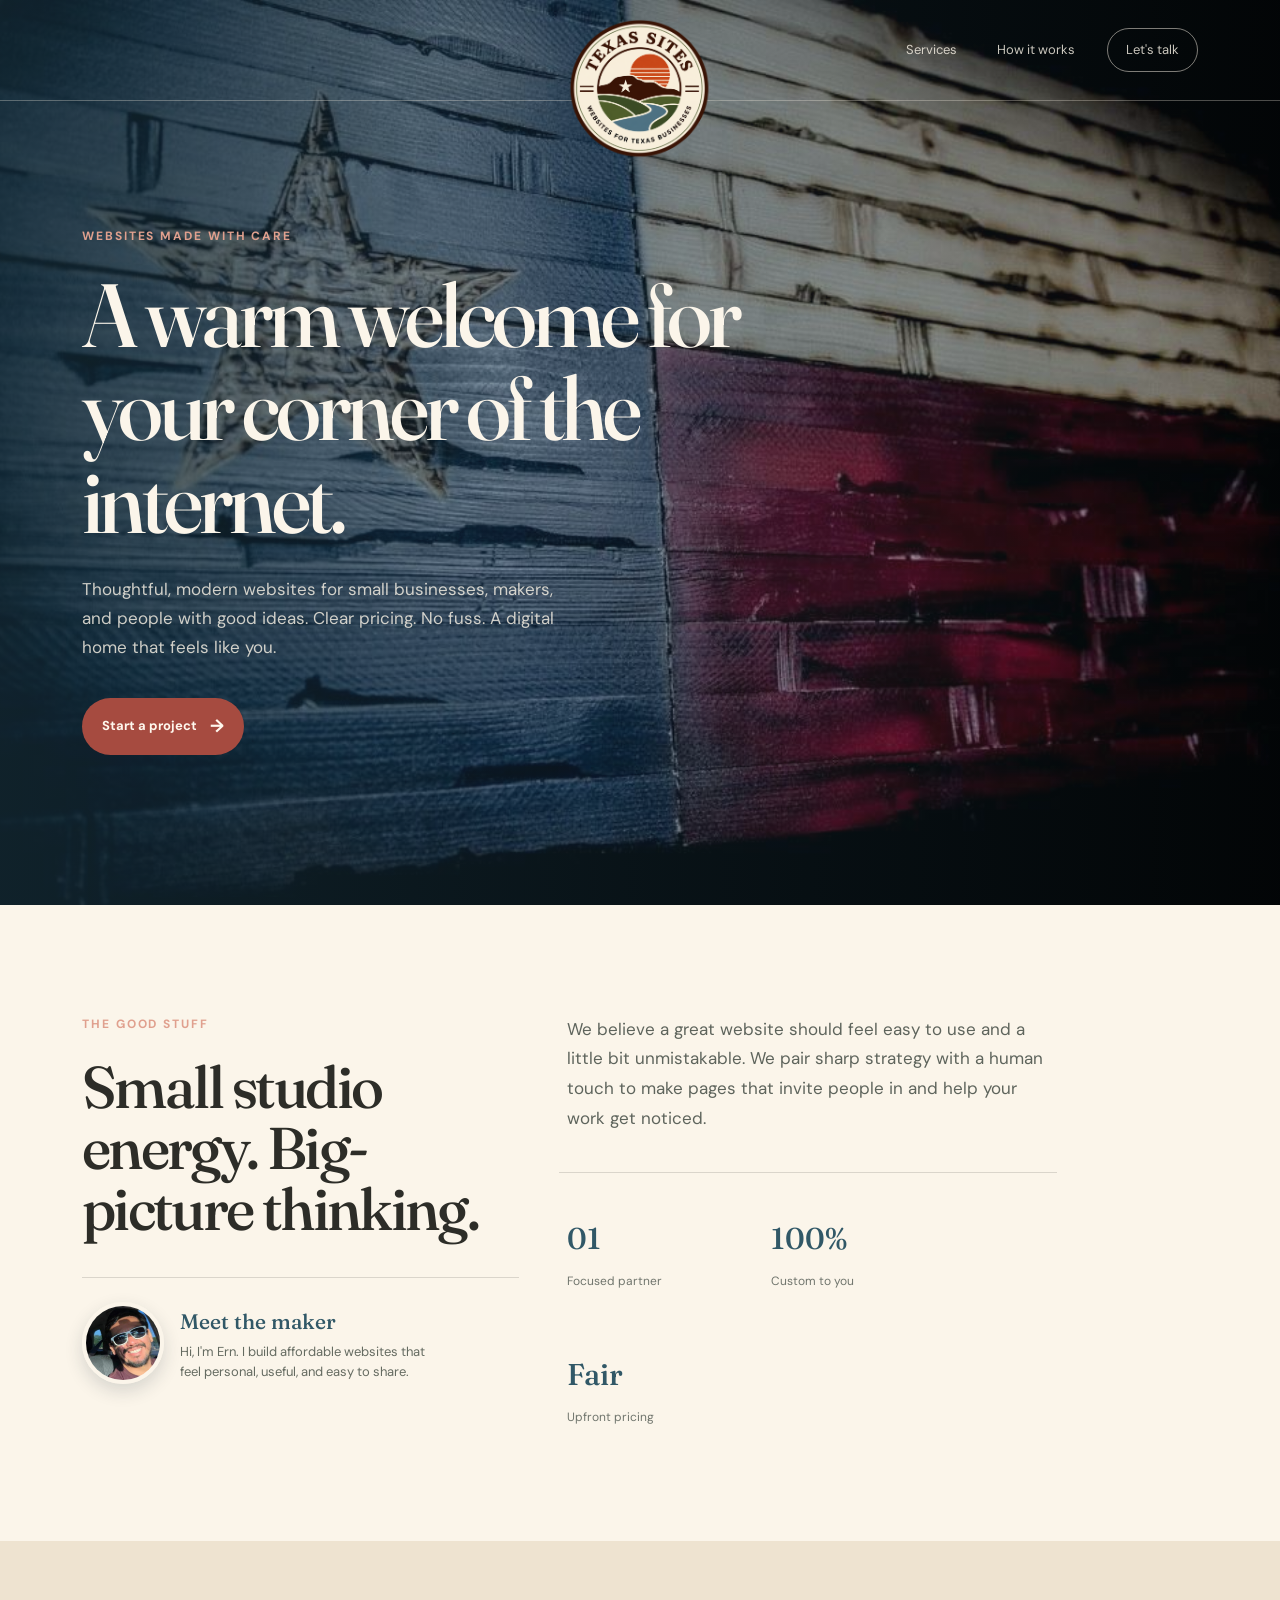
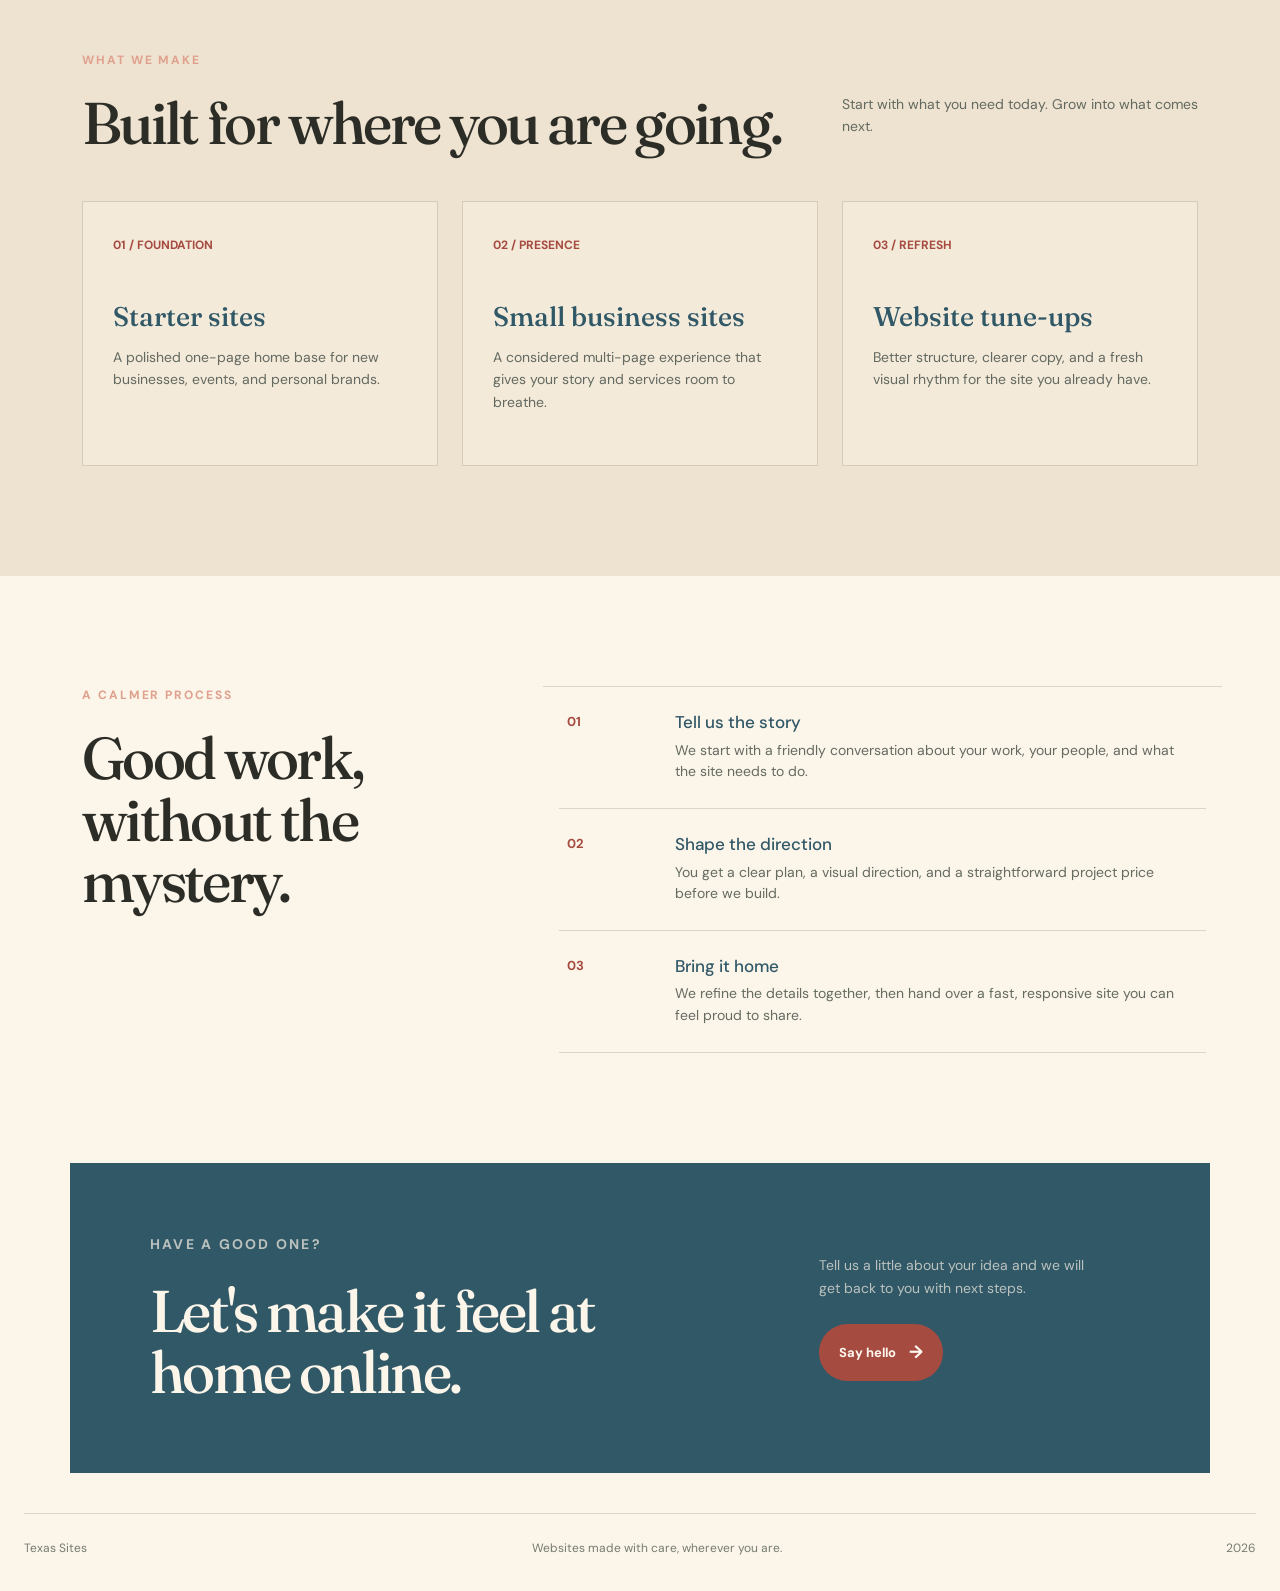
<file: index.html>
<!doctype html>
<html lang="en">
<head>
	<meta charset="utf-8">
	<meta name="viewport" content="width=device-width, initial-scale=1">
	<meta name="description" content="Affordable, thoughtful websites for small businesses and independent makers.">
	<title>Hearth &amp; Pixel | Affordable websites</title>
	<link rel="preconnect" href="https://fonts.googleapis.com">
	<link rel="preconnect" href="https://fonts.gstatic.com" crossorigin>
	<link href="https://fonts.googleapis.com/css2?family=DM+Sans:wght@400;500;600;700&amp;family=Fraunces:opsz,wght@9..144,500;9..144,600&amp;display=swap" rel="stylesheet">
	<link href="https://cdn.jsdelivr.net/npm/bootstrap@5.3.3/dist/css/bootstrap.min.css" rel="stylesheet">
	<link rel="stylesheet" href="css/style.css">
</head>
<body>
	<header class="hero" id="home">
		<nav class="navbar navbar-expand-md site-nav" aria-label="Main navigation">
			<div class="container">
				<a class="site-logo" href="#home" aria-label="Texas Sites">
					<img src="img/ts_logo_round_20260918.png" alt="Texas Sites">
				</a>
				<button class="navbar-toggler" type="button" data-bs-toggle="collapse" data-bs-target="#nav-links" aria-controls="nav-links" aria-expanded="false" aria-label="Toggle navigation"><span class="navbar-toggler-icon"></span></button>
				<div class="collapse navbar-collapse" id="nav-links">
					<div class="navbar-nav ms-auto align-items-md-center gap-md-4"><a class="nav-link" href="#services">Services</a><a class="nav-link" href="#process">How it works</a><a class="nav-link nav-pill" href="#contact">Let's talk</a></div>
				</div>
			</div>
		</nav>
		<div class="container hero-content">
			<p class="eyebrow">Websites made with care</p>
			<h1>A warm welcome for your corner of the internet.</h1>
			<p class="hero-copy">Thoughtful, modern websites for small businesses, makers, and people with good ideas. Clear pricing. No fuss. A digital home that feels like you.</p>
			<a class="button" href="#contact">Start a project <span aria-hidden="true">&rarr;</span></a>
		</div>
	</header>
	<main>
		<section class="section intro"><div class="container"><div class="row align-items-start g-5"><div class="col-lg-5"><p class="eyebrow">The good stuff</p><h2>Small studio energy. Big-picture thinking.</h2><div class="maker"><img src="img/ern.png" alt="Ern smiling in sunglasses"><div><strong>Meet the maker</strong><p>Hi, I'm Ern. I build affordable websites that feel personal, useful, and easy to share.</p></div></div></div><div class="col-lg-7 intro-copy"><p>We believe a great website should feel easy to use and a little bit unmistakable. We pair sharp strategy with a human touch to make pages that invite people in and help your work get noticed.</p><div class="stats row row-cols-3 g-3"><div><strong>01</strong><small>Focused partner</small></div><div><strong>100%</strong><small>Custom to you</small></div><div><strong>Fair</strong><small>Upfront pricing</small></div></div></div></div></div></section>
		<section class="services-wrap" id="services"><div class="container section"><div class="row align-items-end g-4 mb-5"><div class="col-lg-8"><p class="eyebrow">What we make</p><h2>Built for where you are going.</h2></div><div class="col-lg-4 section-heading-copy"><p>Start with what you need today. Grow into what comes next.</p></div></div><div class="row g-4"><div class="col-md-4"><article class="service h-100"><span>01 / FOUNDATION</span><h3>Starter sites</h3><p>A polished one-page home base for new businesses, events, and personal brands.</p></article></div><div class="col-md-4"><article class="service h-100"><span>02 / PRESENCE</span><h3>Small business sites</h3><p>A considered multi-page experience that gives your story and services room to breathe.</p></article></div><div class="col-md-4"><article class="service h-100"><span>03 / REFRESH</span><h3>Website tune-ups</h3><p>Better structure, clearer copy, and a fresh visual rhythm for the site you already have.</p></article></div></div></div></section>
		<section class="section" id="process"><div class="container"><div class="row g-5"><div class="col-lg-5"><p class="eyebrow">A calmer process</p><h2>Good work, without the mystery.</h2></div><div class="col-lg-7 process-list"><div class="process-item row g-3"><b class="col-2">01</b><div class="col-10"><h3>Tell us the story</h3><p>We start with a friendly conversation about your work, your people, and what the site needs to do.</p></div></div><div class="process-item row g-3"><b class="col-2">02</b><div class="col-10"><h3>Shape the direction</h3><p>You get a clear plan, a visual direction, and a straightforward project price before we build.</p></div></div><div class="process-item row g-3"><b class="col-2">03</b><div class="col-10"><h3>Bring it home</h3><p>We refine the details together, then hand over a fast, responsive site you can feel proud to share.</p></div></div></div></div></div></section>
		<section class="container contact" id="contact"><div class="row align-items-center g-4"><div class="col-lg-8"><p class="eyebrow">Have a good one?</p><h2>Let's make it feel at home online.</h2></div><div class="col-lg-4"><p>Tell us a little about your idea and we will get back to you with next steps.</p><a class="button" href="mailto:hello@hearthandpixel.com">Say hello <span aria-hidden="true">&rarr;</span></a></div></div></section>
	</main>
	<footer><span>Texas Sites</span><span>Websites made with care, wherever you are.</span><span>2026</span></footer>
	<script src="https://cdn.jsdelivr.net/npm/bootstrap@5.3.3/dist/js/bootstrap.bundle.min.js"></script>
</body>
</html>
</file>
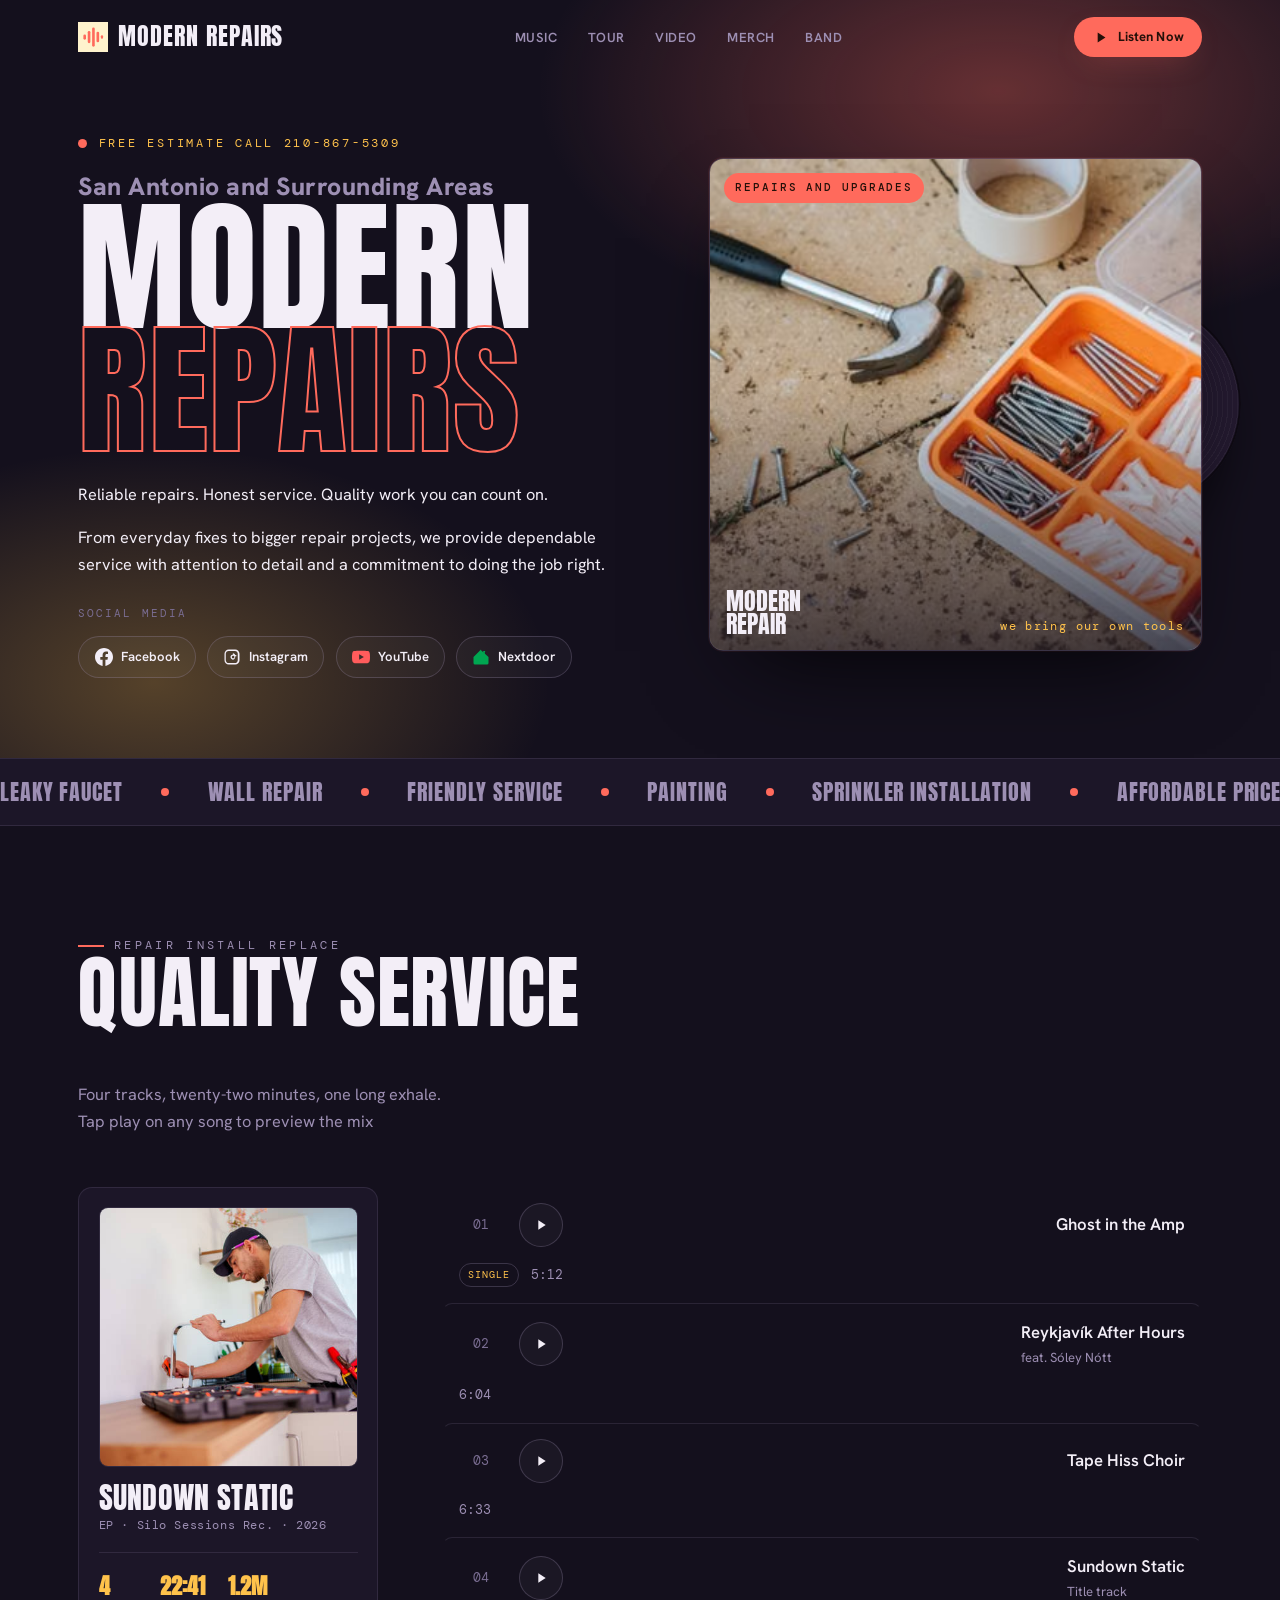
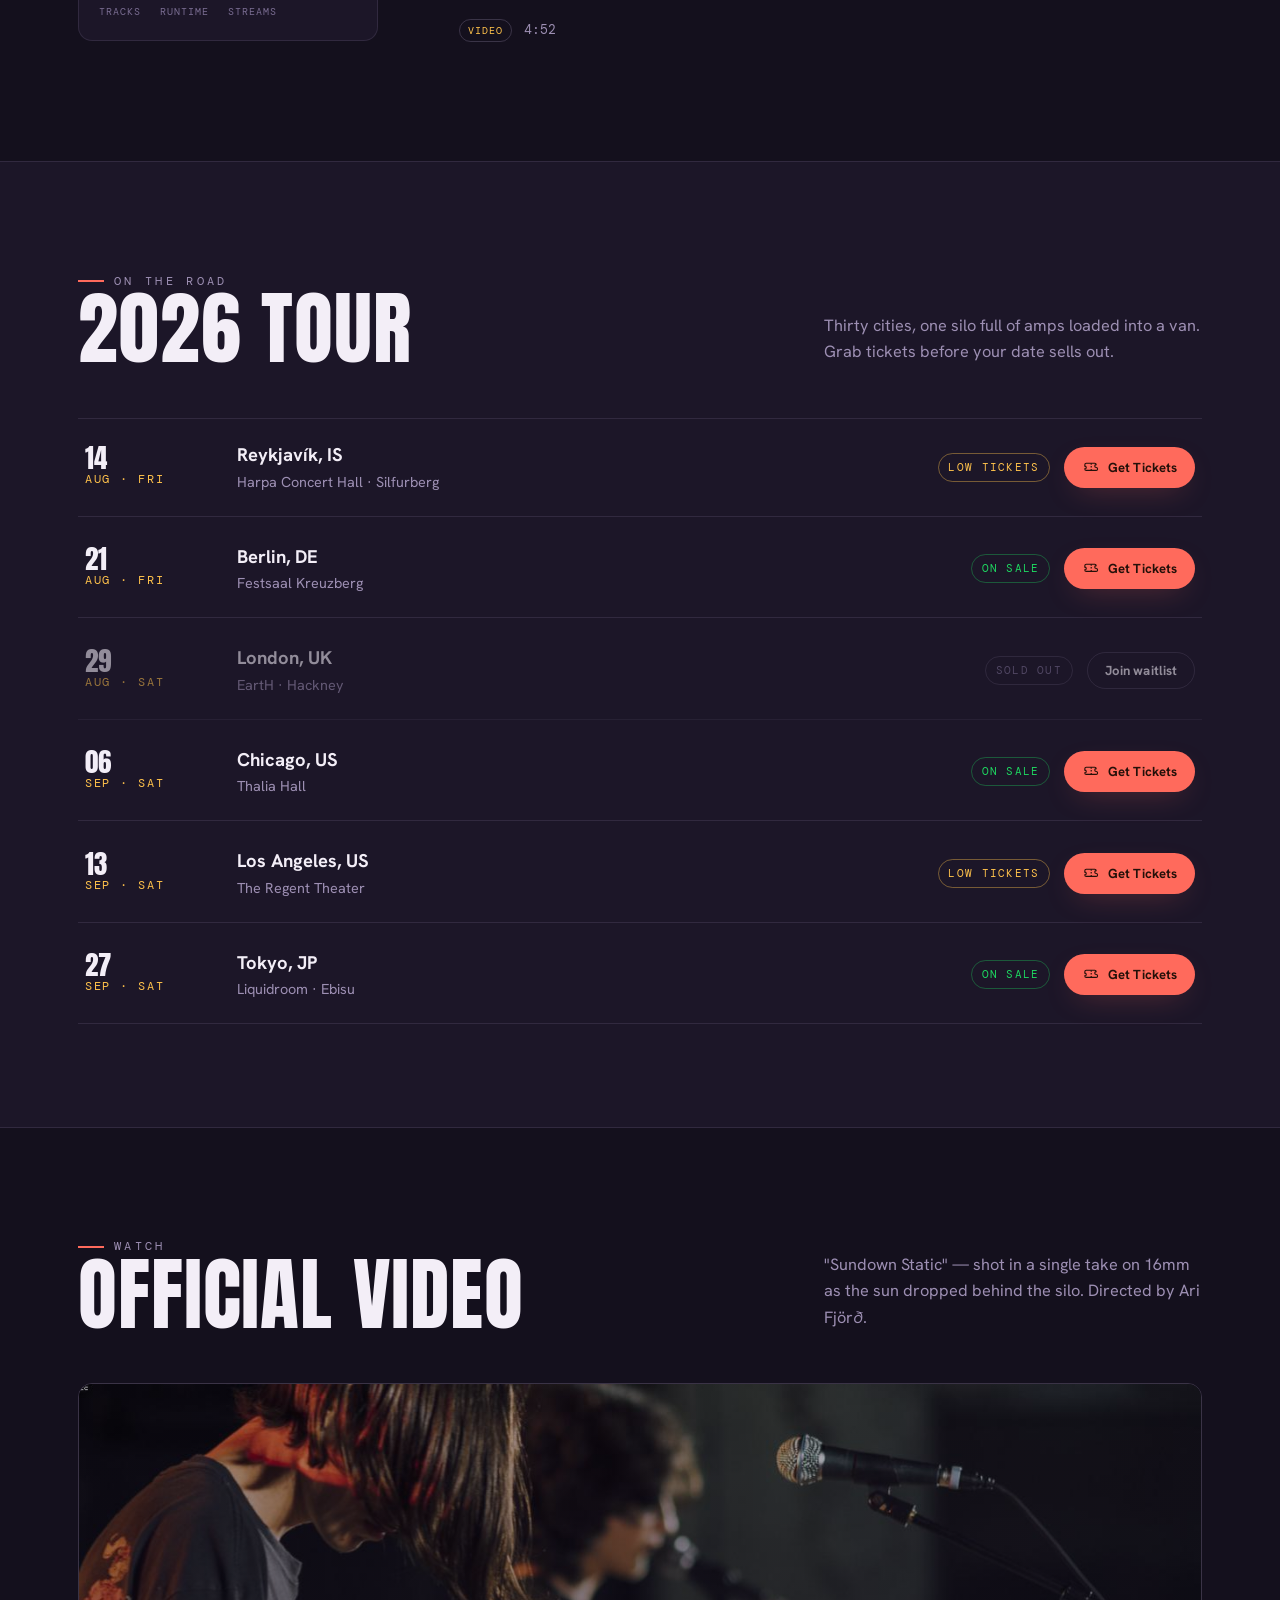
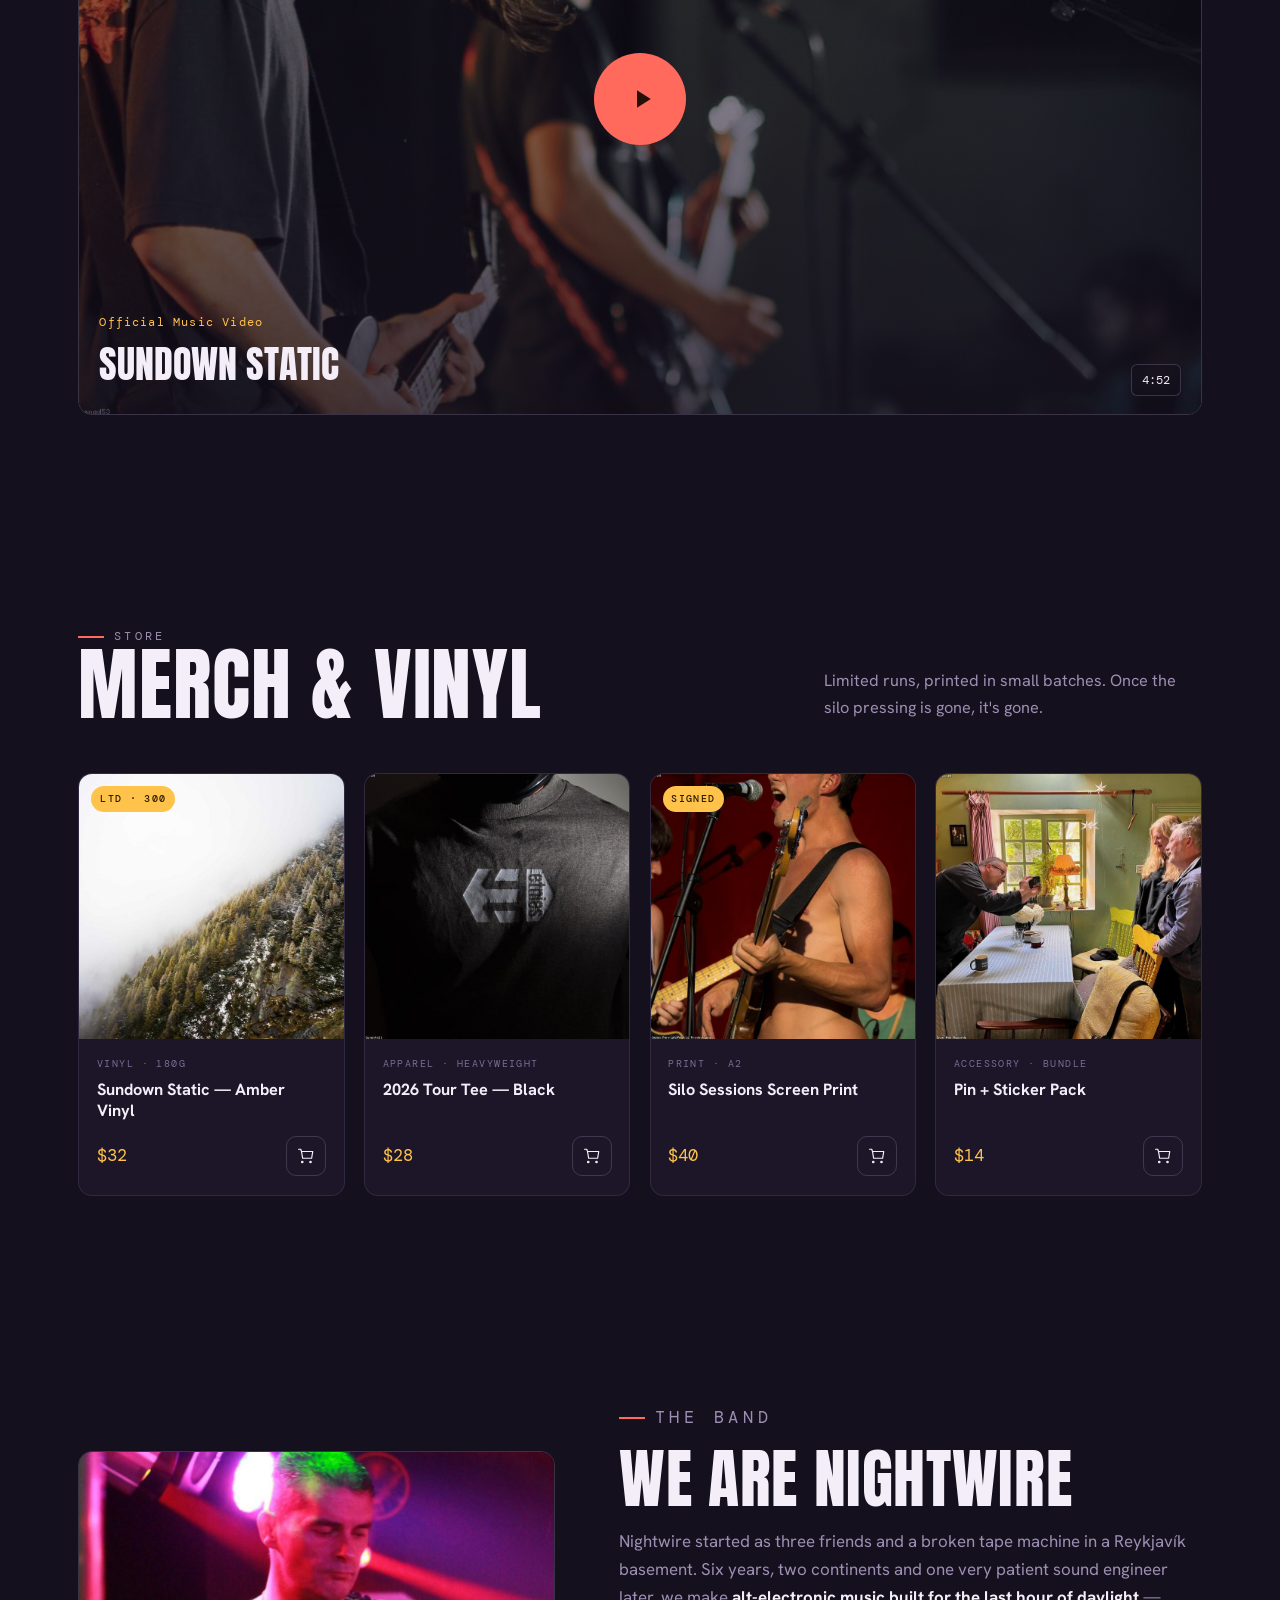
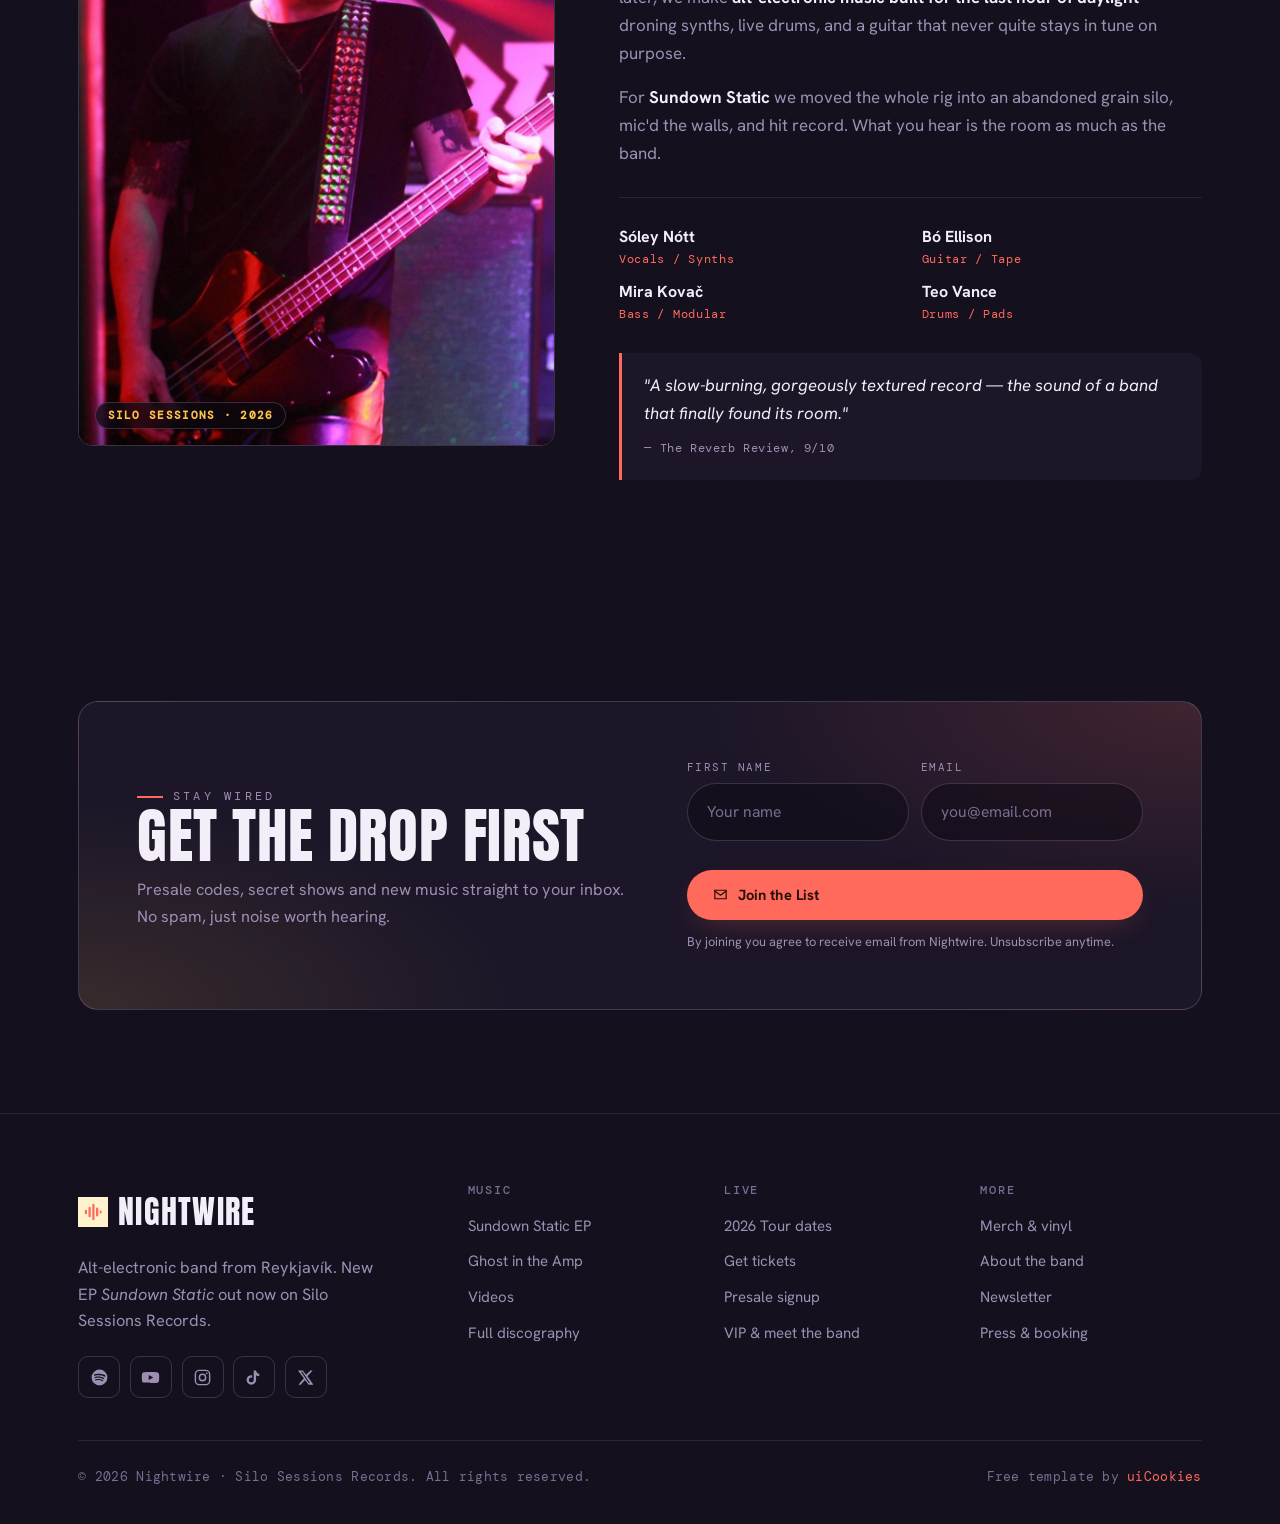
<file: site2/index.html>
<!DOCTYPE html>
<html lang="en">
<head>

<!-- Google tag (gtag.js) -->
<script async src="https://www.googletagmanager.com/gtag/js?id=G-JLEEX858J9"></script>
<script>
  window.dataLayer = window.dataLayer || [];
  function gtag(){dataLayer.push(arguments);}
  gtag('js', new Date());

  gtag('config', 'G-JLEEX858J9');
</script>

  <meta charset="UTF-8">
  <meta name="viewport" content="width=device-width, initial-scale=1.0">
  <title>Modern Repairs</title>
  <meta name="description" content="Amplify is the official site of alt-electronic band Nightwire — new single Sundown Static out now, 2026 world tour dates, music videos, vinyl and merch.">

  <!-- Google Fonts: Anton (poster display) + Hanken Grotesk (body) + DM Mono (tracklist) -->
  <link rel="preconnect" href="https://fonts.googleapis.com">
  <link rel="preconnect" href="https://fonts.gstatic.com" crossorigin>
  <link href="https://fonts.googleapis.com/css2?family=Anton&family=DM+Mono:wght@400;500&family=Hanken+Grotesk:wght@400;500;600;700;800&display=swap" rel="stylesheet">

  <link rel="stylesheet" href="css/vendor/bootstrap.min.css">
  <link rel="stylesheet" href="css/style.css">
</head>
<body>

  <a class="skip-link" href="#main">Skip to content</a>

  <!-- ============================================================ HEADER -->
  <header class="site-header" id="top">
    <div class="wrap">
      <nav class="nav" aria-label="Primary">
        <a class="brand" href="#top" aria-label="Amplify — Nightwire home">
          <svg class="mark" viewBox="0 0 24 24" fill="none" aria-hidden="true">
            <rect x="1"  y="9"  width="3" height="6"  rx="1.5" fill="currentColor"/>
            <rect x="6"  y="5"  width="3" height="14" rx="1.5" fill="currentColor"/>
            <rect x="11" y="1"  width="3" height="22" rx="1.5" fill="currentColor"/>
            <rect x="16" y="6"  width="3" height="12" rx="1.5" fill="currentColor"/>
            <rect x="21" y="10" width="2.5" height="4" rx="1.25" fill="currentColor"/>
          </svg>
          Modern Repairs
        </a>

        <button class="nav-toggle" id="navToggle" aria-label="Toggle menu" aria-expanded="false" aria-controls="navPanel">
          <svg class="ic-open" viewBox="0 0 24 24" fill="none" aria-hidden="true"><path d="M3 6h18M3 12h18M3 18h18" stroke="currentColor" stroke-width="2" stroke-linecap="round"/></svg>
          <svg class="ic-close" viewBox="0 0 24 24" fill="none" aria-hidden="true"><path d="M5 5l14 14M19 5L5 19" stroke="currentColor" stroke-width="2" stroke-linecap="round"/></svg>
        </button>

        <div class="nav-panel" id="navPanel">
          <ul class="nav-links">
            <li><a href="#music">Music</a></li>
            <li><a href="#tour">Tour</a></li>
            <li><a href="#video">Video</a></li>
            <li><a href="#merch">Merch</a></li>
            <li><a href="#about">Band</a></li>
          </ul>
          <div class="nav-cta">
            <a class="btn-amp btn-sm" href="#music">
              <svg viewBox="0 0 24 24" fill="none" aria-hidden="true"><path d="M8 5v14l11-7z" fill="currentColor"/></svg>
              Listen Now
            </a>
          </div>
        </div>
      </nav>
    </div>
  </header>

  <main id="main">

    <!-- ============================================================ HERO -->
    <section class="hero" aria-labelledby="hero-h1">
      <div class="wrap">
        <div class="hero-grid">
          <div class="hero-copy">
            <p class="hero-tag"><span class="pulse" aria-hidden="true"></span>free estimate call 210-867-5309</p>
            <h1 id="hero-h1">
              <span class="thin">San Antonio and Surrounding Areas</span>
              Modern <em>Repairs</em>
            </h1>
            <p class="hero-lede">
              
            <p>Reliable repairs. Honest service. Quality work you can count on.</p>
            <P>From everyday fixes to bigger repair projects, we provide dependable service with attention to detail and a commitment to doing the job right.</P>
            <div class="stream-row">
              <span class="stream-label">Social Media</span>
              <a class="stream" href="https://facebook.com" aria-label="Visit our Facebook page">
                <svg class="s-facebook" viewBox="0 0 24 24" fill="currentColor" aria-hidden="true"><path d="M24 12.073c0-6.627-5.373-12-12-12s-12 5.373-12 12c0 5.99 4.388 10.954 10.125 11.854v-8.385H7.078v-3.47h3.047V9.43c0-3.007 1.792-4.669 4.533-4.669 1.312 0 2.686.235 2.686.235v2.953H15.83c-1.491 0-1.956.925-1.956 1.874v2.25h3.328l-.532 3.47h-2.796v8.385C19.612 23.027 24 18.062 24 12.073z"/></svg>
                Facebook
              </a>
              <a class="stream" href="https://instagram.com" aria-label="Visit our Instagram profile">
                <svg class="s-instagram" viewBox="0 0 24 24" fill="currentColor" aria-hidden="true"><path d="M7.8 2h8.4C19.4 2 22 4.6 22 7.8v8.4c0 3.2-2.6 5.8-5.8 5.8H7.8C4.6 22 2 19.4 2 16.2V7.8C2 4.6 4.6 2 7.8 2m-.3 2c-2.1 0-3.8 1.7-3.8 3.8v8.4c0 2.1 1.7 3.8 3.8 3.8h8.4c2.1 0 3.8-1.7 3.8-3.8V7.8c0-2.1-1.7-3.8-3.8-3.8H7.5m5.5 3c1.9 0 3.5 1.6 3.5 3.5S15.4 15.5 13.5 15.5 10 13.9 10 12s1.6-3.5 3.5-3.5m0 1.8c-.9 0-1.7.8-1.7 1.7s.8 1.7 1.7 1.7 1.7-.8 1.7-1.7-.8-1.7-1.7-1.7m3.6-1c.5 0 .9.4.9.9s-.4.9-.9.9-.9-.4-.9-.9.4-.9.9-.9z"/></svg>
                Instagram
              </a>
              <a class="stream" href="https://youtube.com" aria-label="Visit our YouTube channel">
                <svg class="s-youtube" viewBox="0 0 24 24" fill="currentColor" aria-hidden="true"><path d="M23.498 6.186a3.016 3.016 0 0 0-2.122-2.136C19.505 3.545 12 3.545 12 3.545s-7.505 0-9.377.505A3.017 3.017 0 0 0 .502 6.186C0 8.07 0 12 0 12s0 3.93.502 5.814a3.016 3.016 0 0 0 2.122 2.136c1.871.505 9.376.505 9.376.505s7.505 0 9.377-.505a3.015 3.015 0 0 0 2.122-2.136C24 15.93 24 12 24 12s0-3.93-.502-5.814zM9.545 15.568V8.432L15.818 12l-6.273 3.568z"/></svg>
                YouTube
              </a>
              <a class="stream" href="https://www.nextdoor.com" aria-label="Visit our Nextdoor page">
                <svg class="s-nextdoor" viewBox="0 0 24 24" fill="#00A651" aria-hidden="true"><path d="M3 13v7a2 2 0 0 0 2 2h14a2 2 0 0 0 2-2v-7l-9-7-9 7zm9-11L2 12v8a2 2 0 0 0 2 2h16a2 2 0 0 0 2-2v-8l-10-9z"/><rect x="15" y="5" width="2" height="4" fill="#00A651"/><rect x="15" y="4" width="2.5" height="1.5" fill="#00A651"/></svg>
                Nextdoor
              </a>
            </div>
          </div>

          <div class="hero-art reveal">
            <div class="vinyl" aria-hidden="true"></div>
            <figure class="cover" style="margin:0">
              <span class="cover-badge">Repairs and Upgrades</span>
              
              <img src="img/img1.avif" alt="image1">
              
              <!--
              <img src="img/album.jpg" alt="Sundown Static EP cover — a grainy long-exposure of stage lights bleeding into dusk">
              -->
              <figcaption class="cover-meta">
                <span class="ct">Modern<br>Repair</span>
                <span class="cn">we bring our own tools</span>
              </figcaption>
            </figure>
          </div>
        </div>
      </div>
    </section>

    <!-- ============================================================ MARQUEE -->
    <div class="marquee" aria-hidden="true">
      <div class="marquee-track">
        <span>Leaky Faucet</span><span>Wall Repair</span><span>Friendly Service</span><span>Painting</span><span>Sprinkler Installation</span><span>Affordable Prices</span><span>Toilet Replacement</span><span>Washer & Drier Installation</span><span>Window Replacement</span><span>Driveway Powerwash</span>
        <span>Leaky Faucet</span><span>Wall Repair</span><span>Friendly Service</span><span>Painting</span><span>Sprinkler Installation</span><span>Affordable Prices</span><span>Toilet Replacement</span><span>Washer & Drier Installation</span><span>Window Replacement</span><span>Driveway Powerwash</span>
      </div>
    </div>

    <!-- ============================================================ MUSIC / TRACKLIST -->
    <section class="section" id="music" aria-labelledby="music-h2">
      <div class="wrap">
        <div class="sec-head reveal">
          <div>
            <p class="eyebrow">repair install replace </p>
            <h2 id="music-h2">quality service</h2>
          </div>
        </div>
        <div class="sec-head reveal">
          <p>Four tracks, twenty-two minutes, one long exhale. Tap play on any song to preview the mix</p>
        </div>

        <div class="tracks-layout">
          <aside class="record-card reveal">
            <div class="rc-cover">
              <img src="img/hm_01.jpg" alt="Sundown Static EP artwork">
            </div>
            <div class="rc-body">
              <h3>Sundown Static</h3>
              <p class="rc-meta">EP · Silo Sessions Rec. · 2026</p>
            </div>
            <div class="rc-stats">
              <div><b>4</b><small>Tracks</small></div>
              <div><b>22:41</b><small>Runtime</small></div>
              <div><b>1.2M</b><small>Streams</small></div>
            </div>
          </aside>

          <ol class="tracklist reveal d1" aria-label="Sundown Static tracklist">
            <li class="track" data-track>
              <span class="track-lead">
                <span class="track-index">01</span>
                <span class="eq" aria-hidden="true"><span></span><span></span><span></span><span></span></span>
              </span>
              <button class="track-play" aria-label="Play Ghost in the Amp" aria-pressed="false">
                <svg class="ic-play" viewBox="0 0 24 24" fill="none" aria-hidden="true"><path d="M8 5v14l11-7z" fill="currentColor"/></svg>
                <svg class="ic-pause" viewBox="0 0 24 24" fill="none" aria-hidden="true"><rect x="6" y="5" width="4" height="14" rx="1" fill="currentColor"/><rect x="14" y="5" width="4" height="14" rx="1" fill="currentColor"/></svg>
              </button>
              <span class="track-title">Ghost in the Amp</span>
              <span class="track-time"><span class="tag">Single</span> 5:12</span>
            </li>

            <li class="track" data-track>
              <span class="track-lead">
                <span class="track-index">02</span>
                <span class="eq" aria-hidden="true"><span></span><span></span><span></span><span></span></span>
              </span>
              <button class="track-play" aria-label="Play Reykjavík After Hours" aria-pressed="false">
                <svg class="ic-play" viewBox="0 0 24 24" fill="none" aria-hidden="true"><path d="M8 5v14l11-7z" fill="currentColor"/></svg>
                <svg class="ic-pause" viewBox="0 0 24 24" fill="none" aria-hidden="true"><rect x="6" y="5" width="4" height="14" rx="1" fill="currentColor"/><rect x="14" y="5" width="4" height="14" rx="1" fill="currentColor"/></svg>
              </button>
              <span class="track-title">Reykjavík After Hours <small>feat. Sóley Nótt</small></span>
              <span class="track-time">6:04</span>
            </li>

            <li class="track" data-track>
              <span class="track-lead">
                <span class="track-index">03</span>
                <span class="eq" aria-hidden="true"><span></span><span></span><span></span><span></span></span>
              </span>
              <button class="track-play" aria-label="Play Tape Hiss Choir" aria-pressed="false">
                <svg class="ic-play" viewBox="0 0 24 24" fill="none" aria-hidden="true"><path d="M8 5v14l11-7z" fill="currentColor"/></svg>
                <svg class="ic-pause" viewBox="0 0 24 24" fill="none" aria-hidden="true"><rect x="6" y="5" width="4" height="14" rx="1" fill="currentColor"/><rect x="14" y="5" width="4" height="14" rx="1" fill="currentColor"/></svg>
              </button>
              <span class="track-title">Tape Hiss Choir</span>
              <span class="track-time">6:33</span>
            </li>

            <li class="track" data-track>
              <span class="track-lead">
                <span class="track-index">04</span>
                <span class="eq" aria-hidden="true"><span></span><span></span><span></span><span></span></span>
              </span>
              <button class="track-play" aria-label="Play Sundown Static, title track" aria-pressed="false">
                <svg class="ic-play" viewBox="0 0 24 24" fill="none" aria-hidden="true"><path d="M8 5v14l11-7z" fill="currentColor"/></svg>
                <svg class="ic-pause" viewBox="0 0 24 24" fill="none" aria-hidden="true"><rect x="6" y="5" width="4" height="14" rx="1" fill="currentColor"/><rect x="14" y="5" width="4" height="14" rx="1" fill="currentColor"/></svg>
              </button>
              <span class="track-title">Sundown Static <small>Title track</small></span>
              <span class="track-time"><span class="tag">Video</span> 4:52</span>
            </li>
          </ol>
        </div>
      </div>
    </section>

    <!-- ============================================================ TOUR -->
    <section class="section tour" id="tour" aria-labelledby="tour-h2">
      <div class="wrap">
        <div class="sec-head reveal">
          <div>
            <p class="eyebrow">On the road</p>
            <h2 id="tour-h2">2026 Tour</h2>
          </div>
          <p>Thirty cities, one silo full of amps loaded into a van. Grab tickets before your date sells out.</p>
        </div>

        <div class="tour-list reveal d1">
          <div class="tour-row">
            <div class="tour-date"><span class="d-day">14</span><span class="d-mo">Aug · Fri</span></div>
            <div class="tour-place"><div class="p-city">Reykjavík, IS</div><div class="p-venue">Harpa Concert Hall · Silfurberg</div></div>
            <div class="tour-cta"><span class="tour-status low">Low tickets</span><a class="btn-amp btn-sm" href="#tour"><svg viewBox="0 0 24 24" fill="none" aria-hidden="true"><path d="M4 8a2 2 0 012-2h12a2 2 0 012 2 2 2 0 000 4 2 2 0 010 4H6a2 2 0 01-2-2 2 2 0 000-4z" stroke="currentColor" stroke-width="1.6"/><path d="M13 6v12" stroke="currentColor" stroke-width="1.6" stroke-dasharray="2 2"/></svg>Get Tickets</a></div>
          </div>

          <div class="tour-row">
            <div class="tour-date"><span class="d-day">21</span><span class="d-mo">Aug · Fri</span></div>
            <div class="tour-place"><div class="p-city">Berlin, DE</div><div class="p-venue">Festsaal Kreuzberg</div></div>
            <div class="tour-cta"><span class="tour-status onsale">On sale</span><a class="btn-amp btn-sm" href="#tour"><svg viewBox="0 0 24 24" fill="none" aria-hidden="true"><path d="M4 8a2 2 0 012-2h12a2 2 0 012 2 2 2 0 000 4 2 2 0 010 4H6a2 2 0 01-2-2 2 2 0 000-4z" stroke="currentColor" stroke-width="1.6"/><path d="M13 6v12" stroke="currentColor" stroke-width="1.6" stroke-dasharray="2 2"/></svg>Get Tickets</a></div>
          </div>

          <div class="tour-row is-sold">
            <div class="tour-date"><span class="d-day">29</span><span class="d-mo">Aug · Sat</span></div>
            <div class="tour-place"><div class="p-city">London, UK</div><div class="p-venue">EartH · Hackney</div></div>
            <div class="tour-cta"><span class="tour-status sold">Sold out</span><a class="btn-ghost btn-amp btn-sm" href="#signup">Join waitlist</a></div>
          </div>

          <div class="tour-row">
            <div class="tour-date"><span class="d-day">06</span><span class="d-mo">Sep · Sat</span></div>
            <div class="tour-place"><div class="p-city">Chicago, US</div><div class="p-venue">Thalia Hall</div></div>
            <div class="tour-cta"><span class="tour-status onsale">On sale</span><a class="btn-amp btn-sm" href="#tour"><svg viewBox="0 0 24 24" fill="none" aria-hidden="true"><path d="M4 8a2 2 0 012-2h12a2 2 0 012 2 2 2 0 000 4 2 2 0 010 4H6a2 2 0 01-2-2 2 2 0 000-4z" stroke="currentColor" stroke-width="1.6"/><path d="M13 6v12" stroke="currentColor" stroke-width="1.6" stroke-dasharray="2 2"/></svg>Get Tickets</a></div>
          </div>

          <div class="tour-row">
            <div class="tour-date"><span class="d-day">13</span><span class="d-mo">Sep · Sat</span></div>
            <div class="tour-place"><div class="p-city">Los Angeles, US</div><div class="p-venue">The Regent Theater</div></div>
            <div class="tour-cta"><span class="tour-status low">Low tickets</span><a class="btn-amp btn-sm" href="#tour"><svg viewBox="0 0 24 24" fill="none" aria-hidden="true"><path d="M4 8a2 2 0 012-2h12a2 2 0 012 2 2 2 0 000 4 2 2 0 010 4H6a2 2 0 01-2-2 2 2 0 000-4z" stroke="currentColor" stroke-width="1.6"/><path d="M13 6v12" stroke="currentColor" stroke-width="1.6" stroke-dasharray="2 2"/></svg>Get Tickets</a></div>
          </div>

          <div class="tour-row">
            <div class="tour-date"><span class="d-day">27</span><span class="d-mo">Sep · Sat</span></div>
            <div class="tour-place"><div class="p-city">Tokyo, JP</div><div class="p-venue">Liquidroom · Ebisu</div></div>
            <div class="tour-cta"><span class="tour-status onsale">On sale</span><a class="btn-amp btn-sm" href="#tour"><svg viewBox="0 0 24 24" fill="none" aria-hidden="true"><path d="M4 8a2 2 0 012-2h12a2 2 0 012 2 2 2 0 000 4 2 2 0 010 4H6a2 2 0 01-2-2 2 2 0 000-4z" stroke="currentColor" stroke-width="1.6"/><path d="M13 6v12" stroke="currentColor" stroke-width="1.6" stroke-dasharray="2 2"/></svg>Get Tickets</a></div>
          </div>
        </div>
      </div>
    </section>

    <!-- ============================================================ VIDEO -->
    <section class="section" id="video" aria-labelledby="video-h2">
      <div class="wrap">
        <div class="sec-head reveal">
          <div>
            <p class="eyebrow">Watch</p>
            <h2 id="video-h2">Official Video</h2>
          </div>
          <p>"Sundown Static" — shot in a single take on 16mm as the sun dropped behind the silo. Directed by Ari Fjörð.</p>
        </div>

        <div class="video-feature reveal d1">
          <div class="video-stage" id="videoStage" role="button" tabindex="0" aria-label="Play the Sundown Static official music video">
            <img src="img/video.jpg" alt="Still from the Sundown Static music video — the band silhouetted against banks of stage lights at dusk">
            <button class="video-play" id="videoPlay" aria-label="Play video">
              <svg viewBox="0 0 24 24" fill="none" aria-hidden="true"><path d="M8 5v14l11-7z" fill="currentColor"/></svg>
            </button>
            <div class="video-caption">
              <div>
                <div class="vc-sub">Official Music Video</div>
                <div class="vc-title">Sundown Static</div>
              </div>
              <span class="video-runtime">4:52</span>
            </div>
            <div class="video-live-bar" aria-hidden="true">
              <span class="lb-eq"><span></span><span></span><span></span><span></span></span>
              <span class="lb-title">Now playing — Sundown Static</span>
              <span class="lb-progress"><i></i></span>
              <span class="lb-time">3:19 / 4:52</span>
            </div>
          </div>
        </div>
      </div>
    </section>

    <!-- ============================================================ MERCH -->
    <section class="section" id="merch" aria-labelledby="merch-h2">
      <div class="wrap">
        <div class="sec-head reveal">
          <div>
            <p class="eyebrow">Store</p>
            <h2 id="merch-h2">Merch &amp; Vinyl</h2>
          </div>
          <p>Limited runs, printed in small batches. Once the silo pressing is gone, it's gone.</p>
        </div>

        <div class="merch-grid">
          <article class="merch-card reveal">
            <div class="merch-media">
              <span class="merch-flag">Ltd · 300</span>
              <img src="img/m1.jpg" alt="Sundown Static translucent amber vinyl LP in its sleeve">
            </div>
            <div class="merch-body">
              <span class="merch-cat">Vinyl · 180g</span>
              <span class="merch-name">Sundown Static — Amber Vinyl</span>
              <div class="merch-foot">
                <span class="merch-price">$32</span>
                <button class="merch-add" aria-label="Add Amber Vinyl to cart">
                  <svg viewBox="0 0 24 24" fill="none" aria-hidden="true"><path d="M6 6h15l-1.5 9h-12L6 6zm0 0L5 3H2m5 18a1 1 0 100-2 1 1 0 000 2zm11 0a1 1 0 100-2 1 1 0 000 2z" stroke="currentColor" stroke-width="1.6" stroke-linecap="round" stroke-linejoin="round"/></svg>
                </button>
              </div>
            </div>
          </article>

          <article class="merch-card reveal d1">
            <div class="merch-media">
              <img src="img/m2.jpg" alt="Black tour tee with the Nightwire equalizer logo printed across the chest">
            </div>
            <div class="merch-body">
              <span class="merch-cat">Apparel · Heavyweight</span>
              <span class="merch-name">2026 Tour Tee — Black</span>
              <div class="merch-foot">
                <span class="merch-price">$28</span>
                <button class="merch-add" aria-label="Add Tour Tee to cart">
                  <svg viewBox="0 0 24 24" fill="none" aria-hidden="true"><path d="M6 6h15l-1.5 9h-12L6 6zm0 0L5 3H2m5 18a1 1 0 100-2 1 1 0 000 2zm11 0a1 1 0 100-2 1 1 0 000 2z" stroke="currentColor" stroke-width="1.6" stroke-linecap="round" stroke-linejoin="round"/></svg>
                </button>
              </div>
            </div>
          </article>

          <article class="merch-card reveal d2">
            <div class="merch-media">
              <span class="merch-flag">Signed</span>
              <img src="img/m3.jpg" alt="Set-list poster hand-signed by the band, screen printed in coral and amber">
            </div>
            <div class="merch-body">
              <span class="merch-cat">Print · A2</span>
              <span class="merch-name">Silo Sessions Screen Print</span>
              <div class="merch-foot">
                <span class="merch-price">$40</span>
                <button class="merch-add" aria-label="Add Screen Print to cart">
                  <svg viewBox="0 0 24 24" fill="none" aria-hidden="true"><path d="M6 6h15l-1.5 9h-12L6 6zm0 0L5 3H2m5 18a1 1 0 100-2 1 1 0 000 2zm11 0a1 1 0 100-2 1 1 0 000 2z" stroke="currentColor" stroke-width="1.6" stroke-linecap="round" stroke-linejoin="round"/></svg>
                </button>
              </div>
            </div>
          </article>

          <article class="merch-card reveal d3">
            <div class="merch-media">
              <img src="img/m4.jpg" alt="Enamel pin and sticker pack featuring the Sundown Static artwork">
            </div>
            <div class="merch-body">
              <span class="merch-cat">Accessory · Bundle</span>
              <span class="merch-name">Pin + Sticker Pack</span>
              <div class="merch-foot">
                <span class="merch-price">$14</span>
                <button class="merch-add" aria-label="Add Pin and Sticker Pack to cart">
                  <svg viewBox="0 0 24 24" fill="none" aria-hidden="true"><path d="M6 6h15l-1.5 9h-12L6 6zm0 0L5 3H2m5 18a1 1 0 100-2 1 1 0 000 2zm11 0a1 1 0 100-2 1 1 0 000 2z" stroke="currentColor" stroke-width="1.6" stroke-linecap="round" stroke-linejoin="round"/></svg>
                </button>
              </div>
            </div>
          </article>
        </div>
      </div>
    </section>

    <!-- ============================================================ ABOUT -->
    <section class="section" id="about" aria-labelledby="about-h2">
      <div class="wrap">
        <div class="about-grid">
          <div class="about-photo reveal">
            <img src="img/about.jpg" alt="Nightwire on stage, guitarist and synth player lit by low amber footlights">
            <span class="badge">Silo Sessions · 2026</span>
          </div>
          <div class="about-copy reveal d1">
            <p class="eyebrow">The band</p>
            <h2 id="about-h2">We Are Nightwire</h2>
            <p>Nightwire started as three friends and a broken tape machine in a Reykjavík basement. Six years, two continents and one very patient sound engineer later, we make <strong>alt-electronic music built for the last hour of daylight</strong> — droning synths, live drums, and a guitar that never quite stays in tune on purpose.</p>
            <p>For <strong>Sundown Static</strong> we moved the whole rig into an abandoned grain silo, mic'd the walls, and hit record. What you hear is the room as much as the band.</p>

            <div class="members">
              <div class="member"><b>Sóley Nótt</b><small>Vocals / Synths</small></div>
              <div class="member"><b>Bó Ellison</b><small>Guitar / Tape</small></div>
              <div class="member"><b>Mira Kovač</b><small>Bass / Modular</small></div>
              <div class="member"><b>Teo Vance</b><small>Drums / Pads</small></div>
            </div>

            <blockquote class="about-quote">
              <p>"A slow-burning, gorgeously textured record — the sound of a band that finally found its room."</p>
              <cite>— The Reverb Review, 9/10</cite>
            </blockquote>
          </div>
        </div>
      </div>
    </section>

    <!-- ============================================================ NEWSLETTER -->
    <section class="section signup" id="signup" aria-labelledby="signup-h2">
      <div class="wrap">
        <div class="panel reveal">
          <div class="signup-intro">
            <p class="eyebrow">Stay wired</p>
            <h2 id="signup-h2">Get the Drop First</h2>
            <p>Presale codes, secret shows and new music straight to your inbox. No spam, just noise worth hearing.</p>
          </div>

          <form class="signup-form" id="signupForm" novalidate>
            <div class="form-row">
              <div class="field">
                <label for="su-name">First name</label>
                <input type="text" id="su-name" name="name" placeholder="Your name" autocomplete="given-name" required>
                <span class="err" data-err="name"></span>
              </div>
              <div class="field">
                <label for="su-email">Email</label>
                <input type="email" id="su-email" name="email" placeholder="you@email.com" autocomplete="email" required>
                <span class="err" data-err="email"></span>
              </div>
            </div>
            <button class="btn-amp" type="submit">
              <svg viewBox="0 0 24 24" fill="none" aria-hidden="true"><path d="M4 6h16v12H4z" stroke="currentColor" stroke-width="1.7"/><path d="M4 7l8 6 8-6" stroke="currentColor" stroke-width="1.7" stroke-linecap="round" stroke-linejoin="round"/></svg>
              Join the List
            </button>
            <p class="form-ok" id="signupOk">
              <svg viewBox="0 0 24 24" fill="none" aria-hidden="true"><path d="M5 13l4 4L19 7" stroke="currentColor" stroke-width="2.4" stroke-linecap="round" stroke-linejoin="round"/></svg>
              You're on the list — check your inbox to confirm.
            </p>
            <p class="form-note">By joining you agree to receive email from Nightwire. Unsubscribe anytime.</p>
          </form>
        </div>
      </div>
    </section>

  </main>

  <!-- ============================================================ FOOTER -->
  <footer class="site-footer">
    <div class="wrap">
      <div class="footer-grid">
        <div class="footer-brand">
          <a class="brand" href="#top" aria-label="Nightwire home">
            <svg class="mark" viewBox="0 0 24 24" fill="none" aria-hidden="true">
              <rect x="1"  y="9"  width="3" height="6"  rx="1.5" fill="currentColor"/>
              <rect x="6"  y="5"  width="3" height="14" rx="1.5" fill="currentColor"/>
              <rect x="11" y="1"  width="3" height="22" rx="1.5" fill="currentColor"/>
              <rect x="16" y="6"  width="3" height="12" rx="1.5" fill="currentColor"/>
              <rect x="21" y="10" width="2.5" height="4" rx="1.25" fill="currentColor"/>
            </svg>
            Nightwire
          </a>
          <p>Alt-electronic band from Reykjavík. New EP <em>Sundown Static</em> out now on Silo Sessions Records.</p>
          <div class="socials">
            <a href="#music" aria-label="Nightwire on Spotify">
              <svg viewBox="0 0 24 24" fill="currentColor" aria-hidden="true"><path d="M12 2a10 10 0 100 20 10 10 0 000-20zm4.6 14.4a.62.62 0 01-.86.21c-2.35-1.44-5.3-1.76-8.8-.96a.62.62 0 11-.28-1.22c3.83-.87 7.1-.5 9.73 1.11.3.18.39.57.21.86zm1.23-2.74a.78.78 0 01-1.07.26c-2.69-1.65-6.79-2.13-9.97-1.17a.78.78 0 11-.45-1.5c3.63-1.09 8.15-.55 11.24 1.34.37.22.48.7.25 1.07zm.11-2.85C14.83 8.96 9.4 8.78 6.3 9.72a.94.94 0 11-.54-1.8c3.56-1.08 9.56-.87 13.33 1.37a.94.94 0 01-.96 1.61z"/></svg>
            </a>
            <a href="#video" aria-label="Nightwire on YouTube">
              <svg viewBox="0 0 24 24" fill="currentColor" aria-hidden="true"><path d="M23 12s0-3.2-.4-4.7a2.5 2.5 0 00-1.77-1.77C19.34 5.1 12 5.1 12 5.1s-7.34 0-8.83.42A2.5 2.5 0 001.4 7.3C1 8.8 1 12 1 12s0 3.2.4 4.7a2.5 2.5 0 001.77 1.77C4.66 18.9 12 18.9 12 18.9s7.34 0 8.83-.42a2.5 2.5 0 001.77-1.77C23 15.2 23 12 23 12zM9.75 15.02V8.98L15.5 12l-5.75 3.02z"/></svg>
            </a>
            <a href="#top" aria-label="Nightwire on Instagram">
              <svg viewBox="0 0 24 24" fill="none" aria-hidden="true"><rect x="3" y="3" width="18" height="18" rx="5" stroke="currentColor" stroke-width="1.8"/><circle cx="12" cy="12" r="4" stroke="currentColor" stroke-width="1.8"/><circle cx="17.3" cy="6.7" r="1.1" fill="currentColor"/></svg>
            </a>
            <a href="#top" aria-label="Nightwire on TikTok">
              <svg viewBox="0 0 24 24" fill="currentColor" aria-hidden="true"><path d="M14 3c.3 2.3 1.7 4 4 4.3v3c-1.5 0-2.9-.5-4-1.3V15a6 6 0 11-6-6c.3 0 .7 0 1 .1v3.1a3 3 0 102 2.8V3h3z"/></svg>
            </a>
            <a href="#top" aria-label="Nightwire on X">
              <svg viewBox="0 0 24 24" fill="currentColor" aria-hidden="true"><path d="M18.2 3H21l-6.5 7.4L22 21h-6l-4.7-6-5.4 6H3l7-7.9L2.4 3H8.6l4.2 5.6L18.2 3zm-2.1 16h1.6L8 4.8H6.3L16.1 19z"/></svg>
            </a>
          </div>
        </div>

        <div class="footer-col">
          <h4>Music</h4>
          <ul>
            <li><a href="#music">Sundown Static EP</a></li>
            <li><a href="#music">Ghost in the Amp</a></li>
            <li><a href="#video">Videos</a></li>
            <li><a href="#music">Full discography</a></li>
          </ul>
        </div>
        <div class="footer-col">
          <h4>Live</h4>
          <ul>
            <li><a href="#tour">2026 Tour dates</a></li>
            <li><a href="#tour">Get tickets</a></li>
            <li><a href="#signup">Presale signup</a></li>
            <li><a href="#tour">VIP &amp; meet the band</a></li>
          </ul>
        </div>
        <div class="footer-col">
          <h4>More</h4>
          <ul>
            <li><a href="#merch">Merch &amp; vinyl</a></li>
            <li><a href="#about">About the band</a></li>
            <li><a href="#signup">Newsletter</a></li>
            <li><a href="#top">Press &amp; booking</a></li>
          </ul>
        </div>
      </div>

      <div class="footer-bottom">
        <p>© 2026 Nightwire · Silo Sessions Records. All rights reserved.</p>
        <p>Free template by <a href="https://uicookies.com/">uiCookies</a></p>
      </div>
    </div>
  </footer>

  <script src="js/vendor/bootstrap.bundle.min.js"></script>
  <script src="js/main.js"></script>
</body>
</html>
</file>
<file: css/style.css>
:root { --ink:#2d2d28; --navy:#315867; --red:#a64b40; --cream:#fbf5ea; --sand:#eee3d0; --line:rgba(45,45,40,.16); }
* { box-sizing:border-box; }
html { scroll-behavior:smooth; }
body { margin:0; color:var(--ink); background:var(--cream); font-family:"DM Sans",sans-serif; }
a { color:inherit; text-decoration:none; }
.hero { min-height:750px; color:var(--cream); background:linear-gradient(90deg,rgba(20,43,54,.78),rgba(20,43,54,.42) 52%,rgba(20,43,54,.12)),url("../img/flag.jpg") center/cover; }
.site-nav { border-bottom:1px solid rgba(247,240,228,.3); }
.site-nav .container { position:relative; padding-top:20px; padding-bottom:20px; }
.site-logo { position:absolute; top:10px; left:50%; z-index:3; display:block; width:150px; transform:translateX(-50%); }
.site-logo img { display:block; width:100%; height:auto; }
.site-nav .nav-link { color:rgba(247,240,228,.82); font-size:13px; }
.site-nav .nav-link:hover { color:var(--cream); }
.nav-pill { padding:11px 18px !important; border:1px solid rgba(247,240,228,.5); border-radius:99px; }
.site-nav .navbar-toggler { border-color:rgba(247,240,228,.5); }
.site-nav .navbar-toggler-icon { filter:invert(1); }
.hero-content { padding-top:126px; padding-bottom:150px; }
.eyebrow { margin:0 0 23px; color:#e0a08e; font-size:12px; font-weight:700; letter-spacing:.16em; text-transform:uppercase; }
h1,h2 { margin:0; font-family:Fraunces,Georgia,serif; font-weight:500; letter-spacing:-.045em; line-height:1.04; }
h1 { max-width:700px; font-size:clamp(52px,7vw,92px); }
h2 { font-size:clamp(38px,4.6vw,60px); }
.hero-copy { max-width:480px; margin:28px 0 36px; color:rgba(247,240,228,.82); font-size:17px; line-height:1.7; }
.button { display:inline-flex; gap:13px; align-items:center; padding:15px 20px; border-radius:99px; background:var(--red); color:#fff8ee; font-size:13px; font-weight:700; }
.button span { font-size:18px; }
.section { padding-top:110px; padding-bottom:110px; }
.intro-copy { max-width:530px; color:#5e645c; font-size:17px; line-height:1.75; }
.maker { display:flex; align-items:center; gap:16px; margin-top:38px; padding-top:24px; border-top:1px solid var(--line); }
.maker img { width:82px; height:82px; object-fit:cover; border:4px solid var(--cream); border-radius:50%; box-shadow:0 7px 18px rgba(23,45,59,.16); }
.maker strong { display:block; color:var(--navy); font-family:Fraunces,Georgia,serif; font-size:21px; font-weight:500; }
.maker p { max-width:260px; margin:5px 0 0; color:#656b61; font-size:13px; line-height:1.5; }
.stats { display:flex; gap:38px; margin-top:38px; padding-top:24px; border-top:1px solid var(--line); }
.stats strong { display:block; color:var(--navy); font-family:Fraunces,Georgia,serif; font-size:30px; font-weight:500; }
.stats small { color:#70756d; font-size:12px; }
.services-wrap { background:var(--sand); }
.section-heading-copy { color:#636960; font-size:14px; line-height:1.6; }
.service { min-height:265px; padding:30px; border:1px solid var(--line); background:rgba(247,240,228,.55); }
.service > span { color:var(--red); font-size:12px; font-weight:700; }
.service h3 { margin:45px 0 12px; color:var(--navy); font-family:Fraunces,Georgia,serif; font-size:27px; font-weight:500; }
.service p { margin:0; color:#636960; font-size:14px; line-height:1.6; }
.process-list { border-top:1px solid var(--line); }
.process-item { padding:25px 0; border-bottom:1px solid var(--line); }
.process-item b { color:var(--red); font-size:13px; }
.process-item h3 { margin:0 0 7px; color:var(--navy); font-size:17px; }
.process-item p { margin:0; color:#656b61; font-size:14px; line-height:1.55; }
.contact { margin-bottom:40px; padding:70px 80px; background:var(--navy); color:var(--cream); }
.contact h2 { max-width:560px; }
.contact p { max-width:280px; margin:0 0 25px; color:rgba(247,240,228,.7); font-size:14px; line-height:1.6; }
footer { width:min(1320px,calc(100% - 48px)); margin:auto; padding:25px 0 34px; display:flex; justify-content:space-between; color:#767b70; font-size:12px; border-top:1px solid var(--line); }
@media (max-width:767.98px) {
  .hero { min-height:680px; }
  .site-logo { top:14px; width:108px; }
  .hero-content { padding-top:100px; padding-bottom:110px; }
  .section { padding-top:76px; padding-bottom:76px; }
  .service { min-height:auto; }
  .service h3 { margin-top:26px; }
  .contact { padding:42px 28px; margin-bottom:28px; }
  footer { display:block; line-height:1.9; }
  footer span { display:block; }
}
</file>
<file: site2/css/style.css>
/* =========================================================================
   AMPLIFY — Free music artist / band template by uiCookies
   Design: "Sundown Stage" — deep plum-black ink washed with warm concert
   lighting (coral + amber duotone) and a mauve neutral. Poster-condensed
   display type over a humanist grotesque, with a mono voice for tracklist
   catalog numbers and durations.
   ========================================================================= */

:root {
  /* Ink / surfaces (violet-biased neutral, not flat grey) */
  --ink:      #14101d;
  --ink-2:    #1c1628;
  --ink-3:    #271d36;
  --line:     rgba(157, 143, 179, 0.16);
  --line-2:   rgba(157, 143, 179, 0.28);

  /* Text */
  --paper:    #f3eef7;
  --mauve:    #9d8fb3;
  --mauve-dim:#7a6d92;

  /* Warm stage duotone */
  --coral:    #ff6a5c;
  --coral-2:  #ff8a72;
  --amber:    #ffc24b;

  /* Effects */
  --glow-coral: rgba(255, 106, 92, 0.35);
  --glow-amber: rgba(255, 194, 75, 0.28);

  --radius:   14px;
  --radius-s: 9px;
  --maxw:     1200px;
  --ease:     cubic-bezier(.22, .61, .36, 1);

  --ff-display: "Anton", "Arial Narrow", sans-serif;
  --ff-body:    "Hanken Grotesk", system-ui, sans-serif;
  --ff-mono:    "DM Mono", ui-monospace, monospace;
}

/* --------------------------------------------------------------------- base */
* { box-sizing: border-box; }

html { scroll-behavior: smooth; }
@media (prefers-reduced-motion: reduce) {
  html { scroll-behavior: auto; }
}

body {
  margin: 0;
  background: var(--ink);
  color: var(--paper);
  font-family: var(--ff-body);
  font-size: 1.02rem;
  line-height: 1.65;
  font-weight: 400;
  -webkit-font-smoothing: antialiased;
  text-rendering: optimizeLegibility;
  overflow-x: hidden;
}

img { max-width: 100%; display: block; }

a { color: inherit; text-decoration: none; }

h1, h2, h3, h4 {
  font-family: var(--ff-display);
  font-weight: 400;
  line-height: 0.94;
  letter-spacing: 0.01em;
  text-transform: uppercase;
  margin: 0;
}

p { margin: 0 0 1rem; }

::selection { background: var(--coral); color: var(--ink); }

/* skip link */
.skip-link {
  position: absolute;
  left: 12px;
  top: -60px;
  z-index: 2000;
  background: var(--coral);
  color: var(--ink);
  font-family: var(--ff-mono);
  font-size: .82rem;
  font-weight: 500;
  padding: .6rem 1rem;
  border-radius: 8px;
  transition: top .2s var(--ease);
}
.skip-link:focus { top: 12px; }

:focus-visible {
  outline: 3px solid var(--amber);
  outline-offset: 3px;
  border-radius: 4px;
}

/* --------------------------------------------------------------- primitives */
.wrap {
  width: 100%;
  max-width: var(--maxw);
  margin-inline: auto;
  padding-inline: clamp(1.1rem, 4vw, 2.4rem);
}

.section { padding-block: clamp(3.6rem, 8vw, 6.4rem); position: relative; }

.eyebrow {
  font-family: var(--ff-mono);
  font-size: .74rem;
  letter-spacing: .28em;
  text-transform: uppercase;
  color: var(--coral);
  display: inline-flex;
  align-items: center;
  gap: .6rem;
  margin: 0 0 1.1rem;
}
.eyebrow::before {
  content: "";
  width: 26px; height: 2px;
  background: var(--coral);
  display: inline-block;
}

.sec-head {
  display: flex;
  flex-wrap: wrap;
  align-items: flex-end;
  justify-content: space-between;
  gap: 1.4rem;
  margin-bottom: clamp(2rem, 5vw, 3.2rem);
}
.sec-head h2 {
  font-size: clamp(2.5rem, 7vw, 5rem);
}
.sec-head p {
  color: var(--mauve);
  max-width: 42ch;
  margin: 0;
}

/* buttons */
.btn-amp {
  display: inline-flex;
  align-items: center;
  gap: .55rem;
  font-family: var(--ff-body);
  font-weight: 700;
  font-size: .92rem;
  letter-spacing: .01em;
  line-height: 1;
  padding: .95rem 1.5rem;
  border-radius: 100px;
  border: 1px solid transparent;
  cursor: pointer;
  transition: transform .25s var(--ease), background .25s var(--ease),
              box-shadow .25s var(--ease), color .25s var(--ease),
              border-color .25s var(--ease);
  background: var(--coral);
  color: #241009;
  box-shadow: 0 10px 30px -12px var(--glow-coral);
}
.btn-amp svg { width: 17px; height: 17px; }
.btn-amp:hover { transform: translateY(-2px); background: var(--coral-2); }
.btn-amp:active { transform: translateY(0); }

.btn-ghost {
  background: transparent;
  color: var(--paper);
  border-color: var(--line-2);
  box-shadow: none;
}
.btn-ghost:hover {
  background: rgba(243, 238, 247, 0.06);
  border-color: var(--paper);
  transform: translateY(-2px);
}

.btn-amber { background: var(--amber); color: #2c1c00; box-shadow: 0 10px 30px -12px var(--glow-amber); }
.btn-amber:hover { background: #ffce70; }

.btn-sm { padding: .68rem 1.05rem; font-size: .82rem; }

/* ----------------------------------------------------------------- header */
.site-header {
  position: fixed;
  inset: 0 0 auto 0;
  z-index: 1000;
  transition: background .3s var(--ease), border-color .3s var(--ease),
              backdrop-filter .3s var(--ease);
  border-bottom: 1px solid transparent;
}
.site-header.scrolled {
  background: rgba(20, 16, 29, 0.82);
  backdrop-filter: saturate(160%) blur(14px);
  border-bottom-color: var(--line);
}
.nav {
  display: flex;
  align-items: center;
  justify-content: space-between;
  gap: 1rem;
  height: 74px;
}
.brand {
  display: inline-flex;
  align-items: center;
  gap: .6rem;
  font-family: var(--ff-display);
  font-size: 1.5rem;
  letter-spacing: .04em;
  text-transform: uppercase;
  color: var(--paper);
}
.brand .mark {
  width: 30px; height: 30px;
  color: var(--coral);
  flex: none;
}
.brand span.dot { color: var(--coral); }

.nav-links {
  display: flex;
  align-items: center;
  gap: .3rem;
  list-style: none;
  margin: 0; padding: 0;
}
.nav-links a {
  font-size: .82rem;
  font-weight: 600;
  letter-spacing: .04em;
  text-transform: uppercase;
  color: var(--mauve);
  padding: .55rem .8rem;
  border-radius: 8px;
  transition: color .2s var(--ease), background .2s var(--ease);
}
.nav-links a:hover { color: var(--paper); background: rgba(243,238,247,.05); }

.nav-cta { display: inline-flex; align-items: center; gap: .7rem; }

.nav-toggle {
  display: none;
  width: 46px; height: 46px;
  border: 1px solid var(--line-2);
  background: rgba(243,238,247,.04);
  border-radius: 10px;
  color: var(--paper);
  cursor: pointer;
  align-items: center;
  justify-content: center;
}
.nav-toggle svg { width: 22px; height: 22px; }
.nav-toggle .ic-close { display: none; }
.nav-toggle[aria-expanded="true"] .ic-open { display: none; }
.nav-toggle[aria-expanded="true"] .ic-close { display: block; }

@media (max-width: 900px) {
  .nav-toggle { display: inline-flex; }
  .nav-panel {
    position: fixed;
    inset: 74px 0 auto 0;
    background: rgba(16, 12, 24, 0.98);
    backdrop-filter: blur(16px);
    border-bottom: 1px solid var(--line);
    padding: 1.2rem clamp(1.1rem, 4vw, 2.4rem) 1.8rem;
    display: grid;
    gap: 1rem;
    transform: translateY(-140%);
    transition: transform .38s var(--ease);
    max-height: calc(100vh - 74px);
    overflow-y: auto;
  }
  .nav-panel.open { transform: translateY(0); }
  .nav-links { flex-direction: column; align-items: stretch; gap: .1rem; }
  .nav-links a { padding: .85rem .6rem; font-size: 1rem; border-bottom: 1px solid var(--line); border-radius: 0; }
  .nav-cta { justify-content: stretch; }
  .nav-cta .btn-amp { flex: 1; justify-content: center; }
}
@media (min-width: 901px) {
  .nav-panel { display: contents; }
}

/* ------------------------------------------------------------------- hero */
.hero {
  position: relative;
  padding-top: 130px;
  padding-bottom: clamp(3rem, 7vw, 5rem);
  overflow: hidden;
}
.hero::before {
  content: "";
  position: absolute;
  inset: 0;
  background:
    radial-gradient(60% 55% at 78% 12%, var(--glow-coral), transparent 60%),
    radial-gradient(50% 50% at 12% 90%, var(--glow-amber), transparent 62%);
  pointer-events: none;
  z-index: 0;
}
.hero .wrap { position: relative; z-index: 1; }
.hero-grid {
  display: grid;
  grid-template-columns: 1.15fr 1fr;
  gap: clamp(2rem, 5vw, 4rem);
  align-items: center;
}
.hero-tag {
  font-family: var(--ff-mono);
  font-size: .78rem;
  letter-spacing: .22em;
  text-transform: uppercase;
  color: var(--amber);
  margin-bottom: 1.4rem;
  display: inline-flex;
  align-items: center;
  gap: .7rem;
}
.pulse {
  width: 9px; height: 9px; border-radius: 50%;
  background: var(--coral);
  box-shadow: 0 0 0 0 var(--glow-coral);
  animation: pulse 2.2s infinite;
}
@keyframes pulse {
  0% { box-shadow: 0 0 0 0 rgba(255,106,92,.5); }
  70% { box-shadow: 0 0 0 12px rgba(255,106,92,0); }
  100% { box-shadow: 0 0 0 0 rgba(255,106,92,0); }
}
.hero h1 {
  font-size: clamp(3.6rem, 13vw, 9rem);
  line-height: 0.86;
  margin: 0 0 1.4rem;
}
.hero h1 .thin {
  display: block;
  font-family: var(--ff-body);
  font-weight: 800;
  font-size: clamp(1rem, 3.4vw, 1.55rem);
  letter-spacing: .02em;
  text-transform: none;
  color: var(--mauve);
  margin-bottom: .5rem;
}
.hero h1 em {
  font-style: normal;
  color: transparent;
  -webkit-text-stroke: 2px var(--coral);
  text-stroke: 2px var(--coral);
}
.hero-lede { color: var(--mauve); max-width: 46ch; font-size: 1.08rem; margin-bottom: 1.8rem; }

.stream-row {
  display: flex;
  flex-wrap: wrap;
  align-items: center;
  gap: .7rem;
  margin-top: 1.6rem;
}
.stream-label {
  font-family: var(--ff-mono);
  font-size: .7rem;
  letter-spacing: .18em;
  text-transform: uppercase;
  color: var(--mauve-dim);
  width: 100%;
  margin-bottom: .1rem;
}
.stream {
  display: inline-flex;
  align-items: center;
  gap: .5rem;
  padding: .6rem .95rem;
  border: 1px solid var(--line-2);
  border-radius: 100px;
  font-size: .82rem;
  font-weight: 600;
  color: var(--paper);
  background: rgba(243,238,247,.03);
  transition: transform .22s var(--ease), border-color .22s var(--ease), background .22s var(--ease);
}
.stream svg { width: 18px; height: 18px; }
.stream:hover { transform: translateY(-2px); border-color: var(--coral); background: rgba(255,106,92,.08); }
.stream .s-spotify { color: #1ed760; }
.stream .s-apple { color: #fa5a7d; }
.stream .s-youtube { color: #ff5c5c; }

/* album artwork */
.hero-art { position: relative; }
.cover {
  position: relative;
  aspect-ratio: 1;
  border-radius: var(--radius);
  overflow: hidden;
  border: 1px solid var(--line-2);
  box-shadow: 0 40px 90px -40px rgba(0,0,0,.9), 0 0 0 1px rgba(255,106,92,.08);
}
.cover img { width: 100%; height: 100%; object-fit: cover; }
.cover::after {
  content: "";
  position: absolute; inset: 0;
  background: linear-gradient(180deg, transparent 45%, rgba(20,16,29,.7));
}
.cover-badge {
  position: absolute; top: 14px; left: 14px; z-index: 2;
  font-family: var(--ff-mono);
  font-size: .66rem;
  letter-spacing: .18em;
  text-transform: uppercase;
  background: var(--coral);
  color: #241009;
  padding: .4rem .7rem;
  border-radius: 100px;
  font-weight: 500;
}
.cover-meta {
  position: absolute; left: 16px; right: 16px; bottom: 14px; z-index: 2;
  display: flex; align-items: flex-end; justify-content: space-between; gap: 1rem;
}
.cover-meta .ct { font-family: var(--ff-display); font-size: 1.5rem; text-transform: uppercase; line-height: .95; }
.cover-meta .cn { font-family: var(--ff-mono); font-size: .72rem; color: var(--amber); letter-spacing: .12em; }
/* vinyl peeking out */
.vinyl {
  position: absolute;
  right: -8%;
  top: 50%;
  transform: translateY(-50%);
  width: 42%;
  aspect-ratio: 1;
  border-radius: 50%;
  background:
    radial-gradient(circle at center, #ff6a5c 0 8%, #14101d 8.5% 15%, #241a30 15.5% 100%);
  box-shadow: inset 0 0 0 2px rgba(0,0,0,.6), 0 30px 60px -30px rgba(0,0,0,.9);
  z-index: -1;
  animation: spin 14s linear infinite;
}
.vinyl::after {
  content: "";
  position: absolute; inset: 0; border-radius: 50%;
  background: repeating-radial-gradient(circle at center, rgba(255,255,255,.04) 0 1px, transparent 1px 5px);
}
@keyframes spin { to { transform: translateY(-50%) rotate(360deg); } }
@media (prefers-reduced-motion: reduce) {
  .vinyl, .pulse { animation: none; }
}

/* -------------------------------------------------------------- marquee */
.marquee {
  border-block: 1px solid var(--line);
  background: var(--ink-2);
  overflow: hidden;
  padding-block: .9rem;
  user-select: none;
  -webkit-user-select: none;
  -webkit-touch-callout: none;
  pointer-events: none;
}

.marquee-track {
  display: flex;
  gap: 2.4rem;
  width: max-content;
  animation: slide 32s linear infinite;
  user-select: none;
  -webkit-user-select: none;
  -webkit-touch-callout: none;
  pointer-events: none;
}

.marquee-track span {
  font-family: var(--ff-display);
  user-select: none;
  -webkit-user-select: none;
  -webkit-touch-callout: none;
  font-size: 1.4rem;
  letter-spacing: .04em;
  text-transform: uppercase;
  color: var(--mauve);
  display: inline-flex;
  align-items: center;
  gap: 2.4rem;
  white-space: nowrap;
}

.marquee-track span::after {
  content: "";
  width: 8px;
  height: 8px;
  border-radius: 50%;
  background: var(--coral);
  display: inline-block;
}

@keyframes slide {
  to {
    transform: translateX(-50%);
  }
}
/* -------------------------------------------------------------- tracklist */
.tracks-layout {
  display: grid;
  grid-template-columns: 300px 1fr;
  gap: clamp(2rem, 5vw, 4rem);
  align-items: start;
}
.record-card {
  position: sticky;
  top: 100px;
  background: var(--ink-2);
  border: 1px solid var(--line);
  border-radius: var(--radius);
  padding: 1.2rem;
}
.record-card .rc-cover {
  aspect-ratio: 1; border-radius: var(--radius-s); overflow: hidden; margin-bottom: 1rem;
  border: 1px solid var(--line);
}
.record-card .rc-cover img { width: 100%; height: 100%; object-fit: cover; }
.record-card h3 { font-size: 1.9rem; margin-bottom: .3rem; }
.record-card .rc-meta { font-family: var(--ff-mono); font-size: .74rem; color: var(--mauve); letter-spacing: .05em; margin-bottom: 1rem; }
.record-card .rc-stats { display: flex; gap: 1.2rem; padding-top: 1rem; border-top: 1px solid var(--line); }
.record-card .rc-stats div { display: grid; }
.record-card .rc-stats b { font-family: var(--ff-display); font-size: 1.35rem; color: var(--amber); }
.record-card .rc-stats small { font-family: var(--ff-mono); font-size: .64rem; color: var(--mauve-dim); letter-spacing: .1em; text-transform: uppercase; }

.tracklist { list-style: none; margin: 0; padding: 0; }
.track {
  display: grid;
  grid-template-columns: 44px 1fr auto;
  align-items: center;
  gap: 1rem;
  padding: .95rem 1rem;
  border-radius: 10px;
  border: 1px solid transparent;
  transition: background .2s var(--ease), border-color .2s var(--ease);
}
.track + .track { border-top: 1px solid var(--line); }
.track:hover { background: var(--ink-2); border-color: var(--line); }
.track:hover + .track { border-top-color: transparent; }
.track-play {
  width: 44px; height: 44px;
  border-radius: 50%;
  border: 1px solid var(--line-2);
  background: rgba(243,238,247,.03);
  color: var(--paper);
  display: inline-flex; align-items: center; justify-content: center;
  cursor: pointer;
  flex: none;
  transition: background .2s var(--ease), color .2s var(--ease), border-color .2s var(--ease);
}
.track-play svg { width: 16px; height: 16px; }
.track-play .ic-pause { display: none; }
.track-play:hover { border-color: var(--coral); color: var(--coral); }
.track-index {
  font-family: var(--ff-mono);
  font-size: .82rem;
  color: var(--mauve-dim);
  width: 44px; text-align: center; flex: none;
}
.track-title { font-weight: 600; font-size: 1.05rem; }
.track-title small { display: block; font-weight: 400; font-size: .82rem; color: var(--mauve); font-family: var(--ff-body); }
.track-time {
  font-family: var(--ff-mono);
  font-size: .84rem;
  color: var(--mauve);
  display: inline-flex;
  align-items: center;
  gap: .8rem;
}
.track-time .tag {
  font-size: .6rem; letter-spacing: .12em; text-transform: uppercase;
  color: var(--amber); border: 1px solid var(--line-2); padding: .18rem .45rem; border-radius: 100px;
}

/* equalizer bars — hidden until playing */
.eq { display: none; gap: 2px; align-items: flex-end; height: 16px; }
.eq span {
  width: 3px; background: var(--coral); border-radius: 2px;
  animation: bounce .9s ease-in-out infinite;
}
.eq span:nth-child(1){ animation-delay: -.9s; height: 40%; }
.eq span:nth-child(2){ animation-delay: -.5s; height: 90%; }
.eq span:nth-child(3){ animation-delay: -.7s; height: 60%; }
.eq span:nth-child(4){ animation-delay: -.3s; height: 100%; }
@keyframes bounce { 0%,100%{ transform: scaleY(.35);} 50%{ transform: scaleY(1);} }

.track.is-playing { background: var(--ink-3); border-color: var(--line-2); }
.track.is-playing .track-index { display: none; }
.track.is-playing .eq { display: flex; }
.track.is-playing .track-title { color: var(--coral); }
.track.is-playing .track-play { background: var(--coral); color: #241009; border-color: var(--coral); }
.track.is-playing .track-play .ic-play { display: none; }
.track.is-playing .track-play .ic-pause { display: block; }
@media (prefers-reduced-motion: reduce) { .eq span { animation: none; } }

/* the index/eq stack shares a cell */
.track-lead { position: relative; display: inline-flex; align-items: center; justify-content: center; width: 44px; }

/* ------------------------------------------------------------------ tour */
.tour { background: var(--ink-2); border-block: 1px solid var(--line); }
.tour-list { display: grid; gap: .2rem; }
.tour-row {
  display: grid;
  grid-template-columns: 130px 1fr auto;
  align-items: center;
  gap: 1.4rem;
  padding: 1.35rem .4rem;
  border-bottom: 1px solid var(--line);
  transition: padding-left .25s var(--ease);
}
.tour-row:first-child { border-top: 1px solid var(--line); }
.tour-row:hover { padding-left: 1rem; }
.tour-date { display: grid; }
.tour-date .d-day { font-family: var(--ff-display); font-size: 1.7rem; line-height: .9; }
.tour-date .d-mo { font-family: var(--ff-mono); font-size: .72rem; letter-spacing: .16em; text-transform: uppercase; color: var(--amber); }
.tour-place .p-city { font-size: 1.15rem; font-weight: 700; }
.tour-place .p-venue { color: var(--mauve); font-size: .9rem; }
.tour-cta { display: inline-flex; align-items: center; gap: .9rem; justify-self: end; }
.tour-status {
  font-family: var(--ff-mono); font-size: .66rem; letter-spacing: .12em; text-transform: uppercase;
  padding: .3rem .6rem; border-radius: 100px; border: 1px solid var(--line-2);
}
.tour-status.low { color: var(--amber); border-color: rgba(255,194,75,.4); }
.tour-status.sold { color: var(--mauve-dim); }
.tour-status.onsale { color: #1ed760; border-color: rgba(30,215,96,.35); }
.tour-row.is-sold { opacity: .55; }

/* ----------------------------------------------------------------- video */
.video-feature { position: relative; }
.video-stage {
  position: relative;
  aspect-ratio: 16 / 9;
  border-radius: var(--radius);
  overflow: hidden;
  border: 1px solid var(--line-2);
  cursor: pointer;
}
.video-stage img { width: 100%; height: 100%; object-fit: cover; transition: transform .6s var(--ease), filter .4s var(--ease); }
.video-stage::after {
  content: "";
  position: absolute; inset: 0;
  background: linear-gradient(180deg, rgba(20,16,29,.25), rgba(20,16,29,.75));
  transition: opacity .4s var(--ease);
}
.video-stage:hover img { transform: scale(1.03); }
.video-play {
  position: absolute; inset: 0; margin: auto;
  z-index: 3;
  width: 92px; height: 92px;
  border-radius: 50%;
  border: none;
  background: var(--coral);
  color: #241009;
  display: grid; place-items: center;
  cursor: pointer;
  box-shadow: 0 0 0 0 var(--glow-coral);
  animation: pulse 2.4s infinite;
  transition: transform .25s var(--ease), background .25s var(--ease);
}
.video-play svg { width: 30px; height: 30px; margin-left: 4px; }
.video-play:hover { transform: scale(1.06); background: var(--coral-2); }
.video-caption {
  position: absolute; left: 20px; bottom: 18px; right: 20px; z-index: 3;
  display: flex; align-items: flex-end; justify-content: space-between; gap: 1rem;
}
.video-caption .vc-title { font-family: var(--ff-display); font-size: clamp(1.4rem, 4vw, 2.4rem); text-transform: uppercase; }
.video-caption .vc-sub { font-family: var(--ff-mono); font-size: .74rem; color: var(--amber); letter-spacing: .1em; }
.video-runtime { font-family: var(--ff-mono); font-size: .78rem; color: var(--paper); background: rgba(20,16,29,.6); padding: .3rem .6rem; border-radius: 6px; border: 1px solid var(--line-2); }

/* revealed "player" state */
.video-stage.is-live { cursor: default; }
.video-stage.is-live .video-play,
.video-stage.is-live .video-caption { display: none; }
.video-stage.is-live::after { opacity: .15; }
.video-stage.is-live img { filter: saturate(1.05); }
.video-live-bar {
  position: absolute; left: 0; right: 0; bottom: 0; z-index: 4;
  display: none;
  align-items: center; gap: .9rem;
  padding: .9rem 1.1rem;
  background: linear-gradient(180deg, transparent, rgba(12,9,18,.92));
}
.video-stage.is-live .video-live-bar { display: flex; }
.video-live-bar .lb-eq { display: flex; gap: 3px; align-items: flex-end; height: 20px; }
.video-live-bar .lb-eq span { width: 3px; background: var(--coral); border-radius: 2px; animation: bounce .9s ease-in-out infinite; }
.video-live-bar .lb-eq span:nth-child(2){ animation-delay:-.4s; height: 80%; }
.video-live-bar .lb-eq span:nth-child(3){ animation-delay:-.6s; height: 60%; }
.video-live-bar .lb-eq span:nth-child(4){ animation-delay:-.2s; height: 100%; }
.video-live-bar .lb-progress { flex: 1; height: 4px; border-radius: 4px; background: rgba(243,238,247,.15); overflow: hidden; }
.video-live-bar .lb-progress i { display: block; height: 100%; width: 0; background: var(--coral); animation: fill 20s linear forwards; }
@keyframes fill { to { width: 68%; } }
.video-live-bar .lb-time { font-family: var(--ff-mono); font-size: .74rem; color: var(--mauve); }
.video-live-bar .lb-title { font-weight: 700; font-size: .9rem; }
@media (prefers-reduced-motion: reduce) { .video-play { animation: none; } .lb-progress i { animation: none; width: 40%; } .lb-eq span { animation: none; } }

/* ------------------------------------------------------------------ merch */
.merch-grid {
  display: grid;
  grid-template-columns: repeat(4, 1fr);
  gap: 1.2rem;
}
.merch-card {
  background: var(--ink-2);
  border: 1px solid var(--line);
  border-radius: var(--radius);
  overflow: hidden;
  transition: transform .3s var(--ease), border-color .3s var(--ease);
  display: flex; flex-direction: column;
}
.merch-card:hover { transform: translateY(-6px); border-color: var(--line-2); }
.merch-media { position: relative; aspect-ratio: 1; overflow: hidden; }
.merch-media img { width: 100%; height: 100%; object-fit: cover; transition: transform .5s var(--ease); }
.merch-card:hover .merch-media img { transform: scale(1.06); }
.merch-flag {
  position: absolute; top: 12px; left: 12px;
  font-family: var(--ff-mono); font-size: .6rem; letter-spacing: .14em; text-transform: uppercase;
  background: var(--amber); color: #2c1c00; padding: .3rem .55rem; border-radius: 100px; font-weight: 500;
}
.merch-body { padding: 1.05rem 1.1rem 1.2rem; display: flex; flex-direction: column; gap: .5rem; flex: 1; }
.merch-cat { font-family: var(--ff-mono); font-size: .64rem; letter-spacing: .14em; text-transform: uppercase; color: var(--mauve-dim); }
.merch-name { font-weight: 700; font-size: 1.02rem; line-height: 1.25; }
.merch-foot { margin-top: auto; display: flex; align-items: center; justify-content: space-between; gap: .6rem; padding-top: .4rem; }
.merch-price { font-family: var(--ff-mono); font-size: 1.05rem; color: var(--amber); }
.merch-add {
  border: 1px solid var(--line-2); background: transparent; color: var(--paper);
  width: 40px; height: 40px; border-radius: 10px; cursor: pointer;
  display: grid; place-items: center;
  transition: background .2s var(--ease), color .2s var(--ease), border-color .2s var(--ease);
}
.merch-add svg { width: 18px; height: 18px; }
.merch-add:hover { background: var(--coral); color: #241009; border-color: var(--coral); }
.merch-add.added { background: var(--amber); color: #2c1c00; border-color: var(--amber); }

/* ------------------------------------------------------------------ about */
.about-grid {
  display: grid;
  grid-template-columns: .9fr 1.1fr;
  gap: clamp(2rem, 5vw, 4rem);
  align-items: center;
}
.about-photo { position: relative; border-radius: var(--radius); overflow: hidden; border: 1px solid var(--line-2); }
.about-photo img { width: 100%; aspect-ratio: 4/5; object-fit: cover; }
.about-photo .badge {
  position: absolute; left: 16px; bottom: 16px;
  font-family: var(--ff-mono); font-size: .68rem; letter-spacing: .12em; text-transform: uppercase;
  background: rgba(12,9,18,.7); border: 1px solid var(--line-2); color: var(--amber);
  padding: .45rem .7rem; border-radius: 100px; backdrop-filter: blur(6px);
}
.about-copy h2 { font-size: clamp(2.4rem, 6vw, 4rem); margin-bottom: 1.2rem; }
.about-copy p { color: var(--mauve); font-size: 1.06rem; }
.about-copy p strong { color: var(--paper); font-weight: 700; }
.members {
  display: grid; grid-template-columns: repeat(2, 1fr); gap: .6rem 1.4rem;
  margin-top: 1.8rem; padding-top: 1.6rem; border-top: 1px solid var(--line);
}
.member { display: grid; }
.member b { font-size: 1rem; }
.member small { font-family: var(--ff-mono); font-size: .72rem; color: var(--coral); letter-spacing: .06em; }
.about-quote {
  margin-top: 1.8rem; padding: 1.2rem 1.4rem; border-left: 3px solid var(--coral);
  background: var(--ink-2); border-radius: 0 12px 12px 0;
}
.about-quote p { font-family: var(--ff-body); font-style: italic; color: var(--paper); font-size: 1.05rem; margin: 0 0 .4rem; }
.about-quote cite { font-family: var(--ff-mono); font-size: .74rem; color: var(--mauve); font-style: normal; letter-spacing: .05em; }

/* -------------------------------------------------------------- newsletter */
.signup {
  position: relative;
  overflow: hidden;
}
.signup .panel {
  background:
    radial-gradient(80% 120% at 100% 0%, rgba(255,106,92,.16), transparent 55%),
    radial-gradient(70% 120% at 0% 100%, rgba(255,194,75,.12), transparent 55%),
    var(--ink-2);
  border: 1px solid var(--line-2);
  border-radius: 20px;
  padding: clamp(2rem, 5vw, 3.6rem);
  display: grid;
  grid-template-columns: 1.1fr 1fr;
  gap: clamp(1.6rem, 4vw, 3rem);
  align-items: center;
}
.signup h2 { font-size: clamp(2.2rem, 6vw, 3.8rem); margin-bottom: .8rem; }
.signup p { color: var(--mauve); margin: 0; }
.signup-form { display: grid; gap: .7rem; }
.field { display: grid; gap: .35rem; }
.field label { font-family: var(--ff-mono); font-size: .68rem; letter-spacing: .14em; text-transform: uppercase; color: var(--mauve); }
.field input {
  width: 100%;
  background: rgba(12,9,18,.5);
  border: 1px solid var(--line-2);
  color: var(--paper);
  border-radius: 100px;
  padding: .95rem 1.2rem;
  font-family: var(--ff-body); font-size: .98rem;
  transition: border-color .2s var(--ease), background .2s var(--ease);
}
.field input::placeholder { color: var(--mauve-dim); }
.field input:focus { outline: none; border-color: var(--coral); background: rgba(12,9,18,.8); }
.field input[aria-invalid="true"] { border-color: var(--coral); }
.field .err { font-size: .78rem; color: var(--coral); min-height: 1em; font-family: var(--ff-mono); }
.form-row { display: flex; gap: .7rem; align-items: flex-start; }
.form-row .field { flex: 1; }
.form-note { font-size: .8rem; color: var(--mauve-dim); }
.form-ok {
  display: none;
  align-items: center; gap: .6rem;
  color: #1ed760; font-weight: 600; font-size: .95rem;
  background: rgba(30,215,96,.08); border: 1px solid rgba(30,215,96,.3);
  padding: .8rem 1rem; border-radius: 100px;
}
.form-ok.show { display: inline-flex; }
.form-ok svg { width: 18px; height: 18px; }

/* ----------------------------------------------------------------- footer */
.site-footer {
  border-top: 1px solid var(--line);
  background: var(--ink);
  padding-top: clamp(3rem, 6vw, 4.5rem);
}
.footer-grid {
  display: grid;
  grid-template-columns: 1.6fr repeat(3, 1fr);
  gap: 2.2rem;
  padding-bottom: 2.6rem;
  border-bottom: 1px solid var(--line);
}
.footer-brand .brand { font-size: 2rem; margin-bottom: 1rem; }
.footer-brand p { color: var(--mauve); max-width: 34ch; }
.socials { display: flex; gap: .6rem; margin-top: 1.3rem; }
.socials a {
  width: 42px; height: 42px; border-radius: 10px;
  border: 1px solid var(--line-2);
  display: grid; place-items: center; color: var(--mauve);
  transition: background .2s var(--ease), color .2s var(--ease), border-color .2s var(--ease), transform .2s var(--ease);
}
.socials a svg { width: 19px; height: 19px; }
.socials a:hover { color: var(--ink); background: var(--coral); border-color: var(--coral); transform: translateY(-2px); }
.footer-col h4 { font-family: var(--ff-mono); font-weight: 500; font-size: .72rem; letter-spacing: .16em; text-transform: uppercase; color: var(--mauve-dim); margin-bottom: 1rem; }
.footer-col ul { list-style: none; margin: 0; padding: 0; display: grid; gap: .55rem; }
.footer-col a { color: var(--mauve); font-size: .94rem; transition: color .2s var(--ease); }
.footer-col a:hover { color: var(--paper); }
.footer-bottom {
  display: flex; flex-wrap: wrap; align-items: center; justify-content: space-between; gap: 1rem;
  padding-block: 1.6rem 2.2rem;
}
.footer-bottom p { margin: 0; font-size: .84rem; color: var(--mauve-dim); font-family: var(--ff-mono); letter-spacing: .02em; }
.footer-bottom a { color: var(--coral); }

/* ------------------------------------------------------------ scroll reveal */
.reveal { opacity: 0; transform: translateY(22px); transition: opacity .7s var(--ease), transform .7s var(--ease); }
.reveal.in { opacity: 1; transform: none; }
.reveal.d1 { transition-delay: .08s; }
.reveal.d2 { transition-delay: .16s; }
.reveal.d3 { transition-delay: .24s; }
@media (prefers-reduced-motion: reduce) {
  .reveal { opacity: 1; transform: none; transition: none; }
}

/* --------------------------------------------------------------- responsive */
@media (max-width: 1040px) {
  .merch-grid { grid-template-columns: repeat(2, 1fr); }
}
@media (max-width: 900px) {
  .hero-grid { grid-template-columns: 1fr; }
  .hero-art { max-width: 460px; }
  .tracks-layout { grid-template-columns: 1fr; }
  .record-card { position: static; display: grid; grid-template-columns: 120px 1fr; gap: 1.2rem; align-items: center; }
  .record-card .rc-cover { margin-bottom: 0; }
  .record-card .rc-body { align-self: center; }
  .record-card .rc-stats { grid-column: 1 / -1; }
  .about-grid { grid-template-columns: 1fr; }
  .about-photo { max-width: 420px; }
  .signup .panel { grid-template-columns: 1fr; }
}
@media (max-width: 620px) {
  body { font-size: .98rem; }
  .hero { padding-top: 110px; }
  .tour-row { grid-template-columns: 70px 1fr; row-gap: .8rem; }
  .tour-cta { grid-column: 1 / -1; justify-self: start; }
  .tour-date .d-day { font-size: 1.4rem; }
  .track { grid-template-columns: 40px 1fr auto; gap: .6rem; }
  .track-time .tag { display: none; }
  .form-row { flex-direction: column; }
  .footer-grid { grid-template-columns: 1fr 1fr; }
  .footer-brand { grid-column: 1 / -1; }
}
@media (max-width: 420px) {
  .merch-grid { grid-template-columns: 1fr; }
  .footer-grid { grid-template-columns: 1fr; }
  .sec-head h2 { font-size: 2.3rem; }
}
</file>
